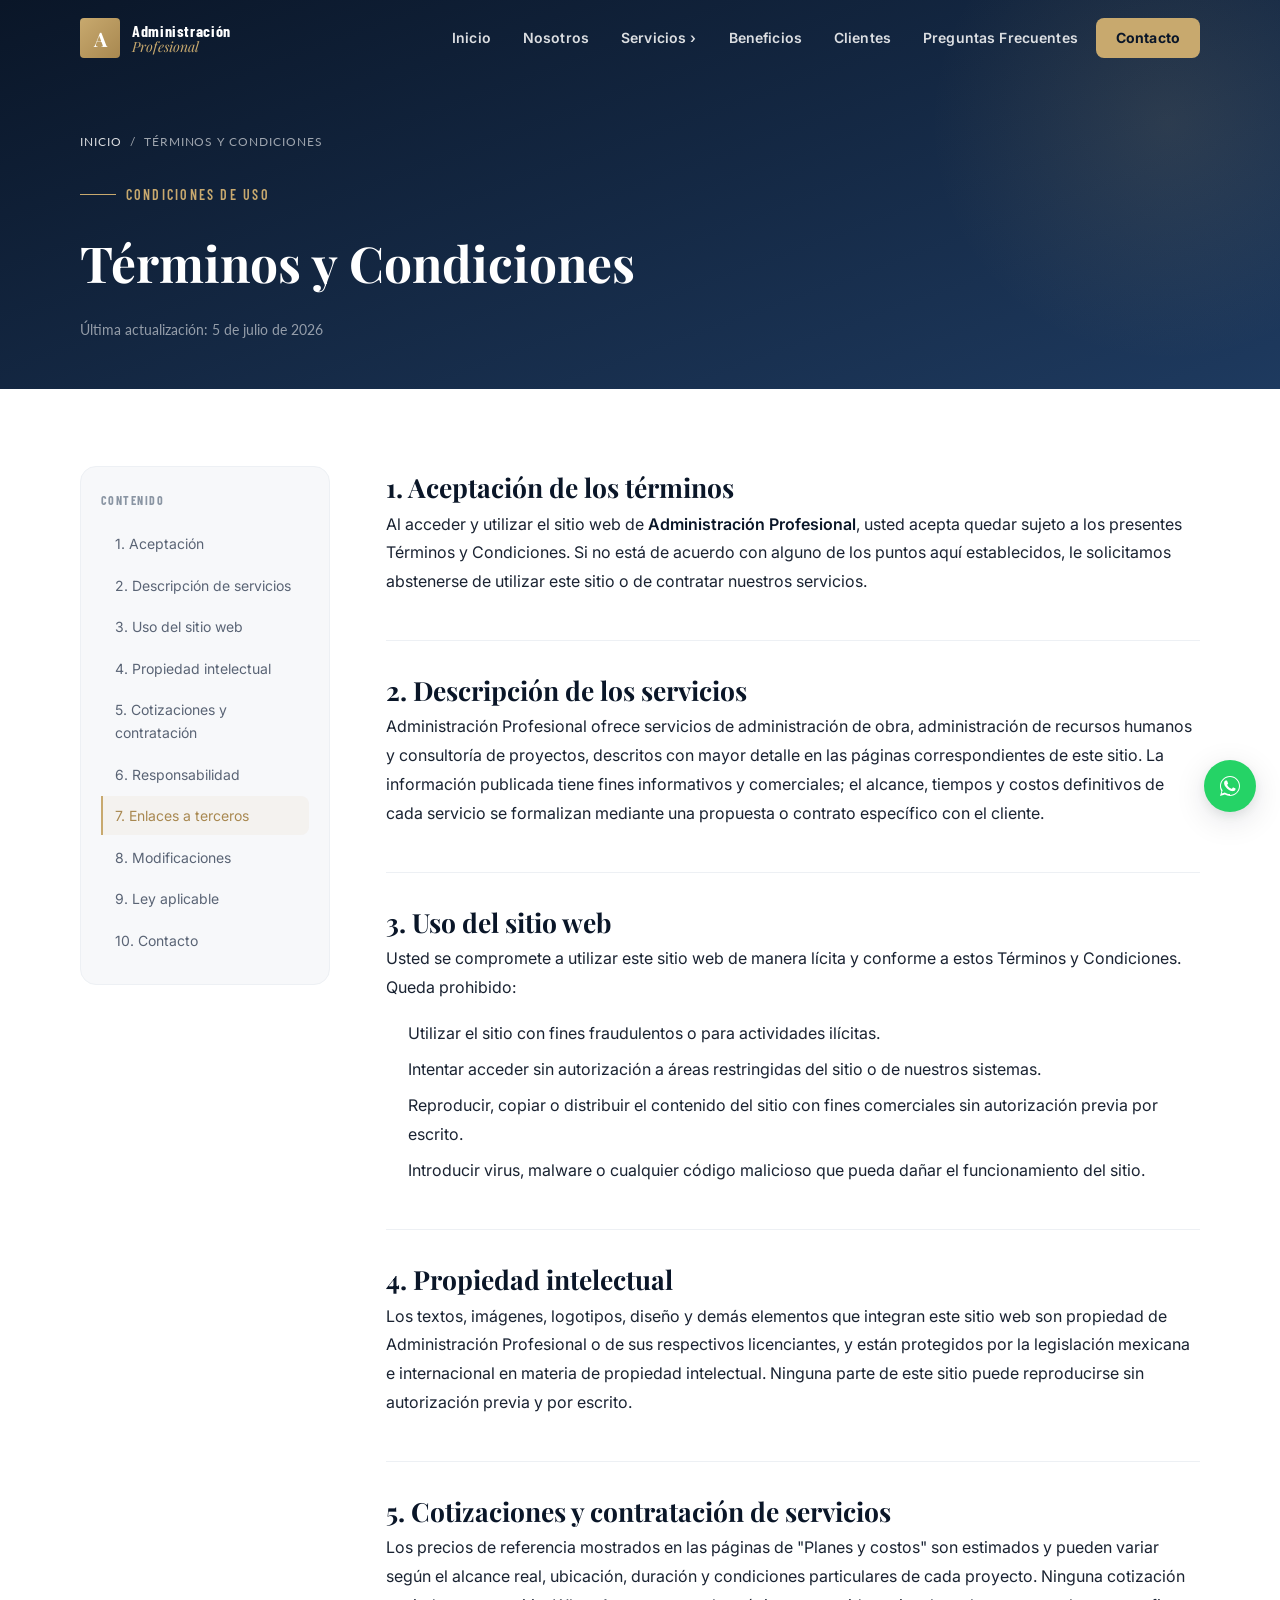
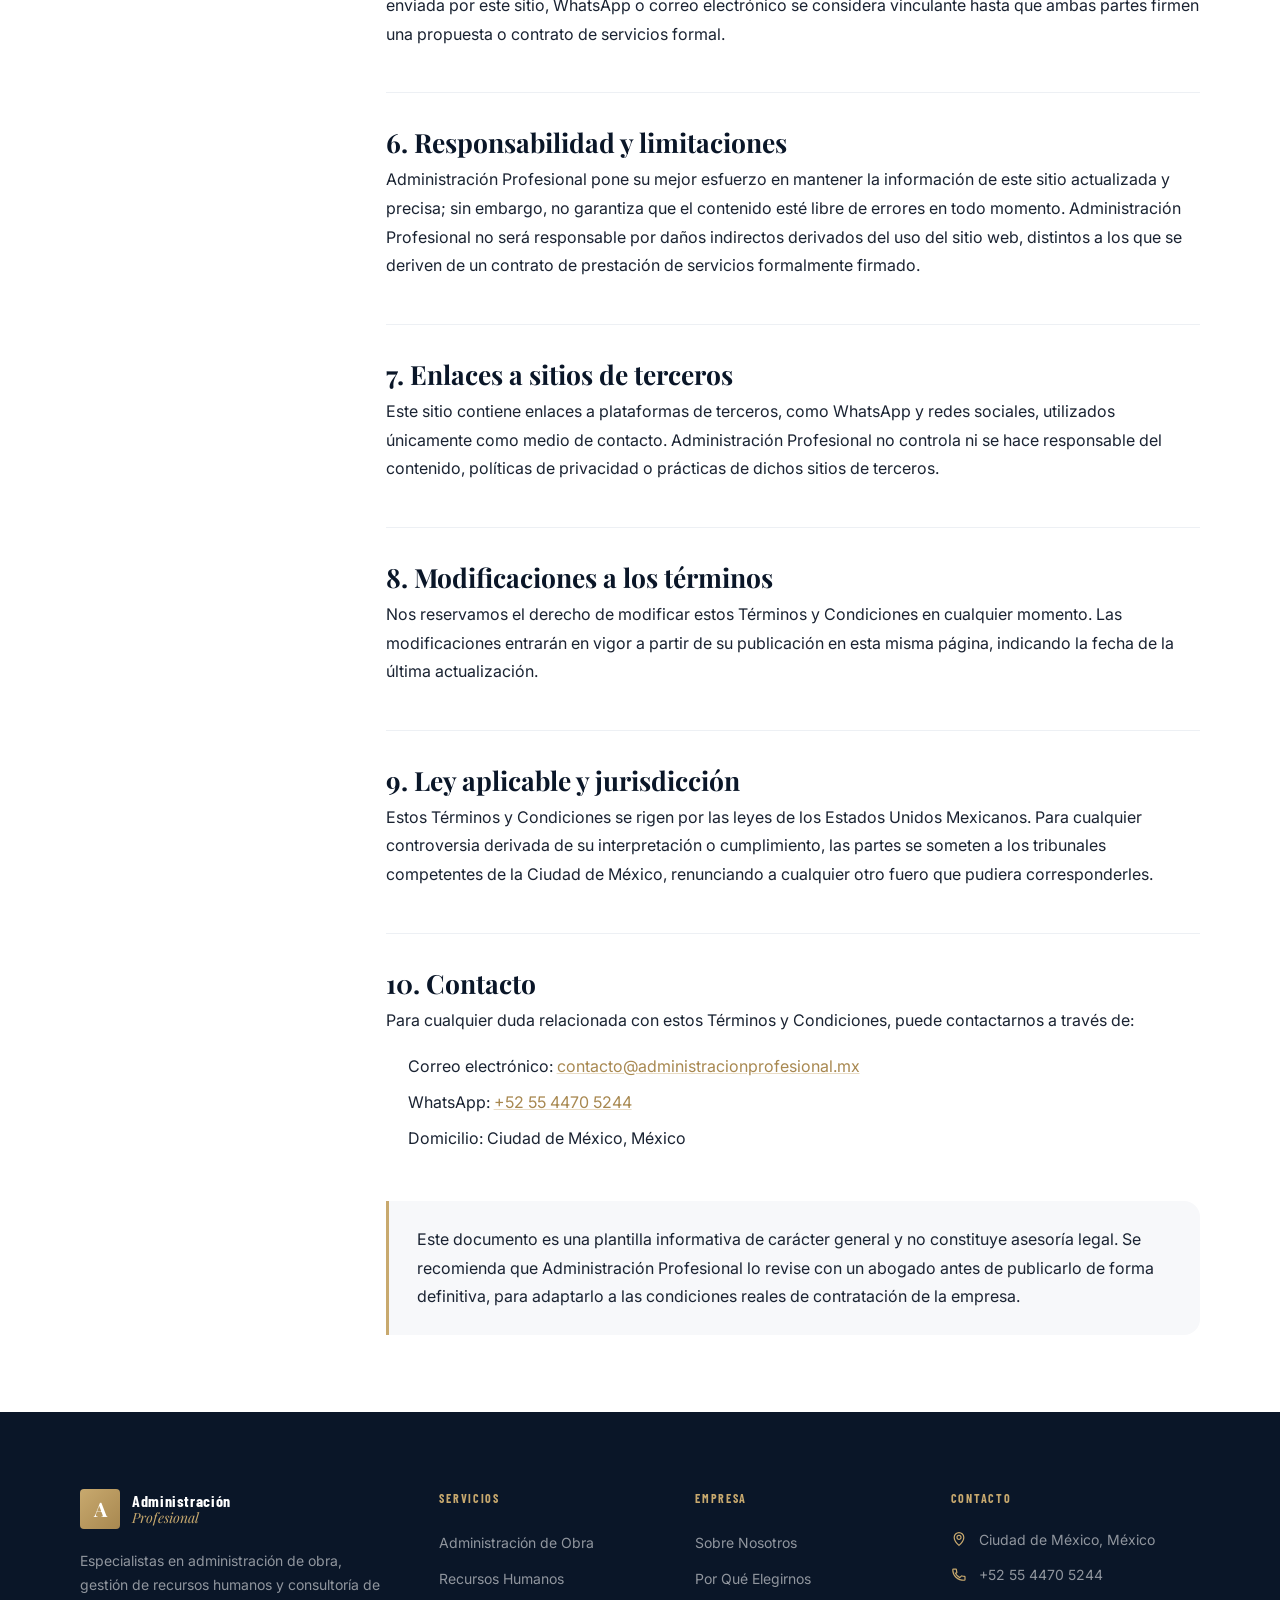
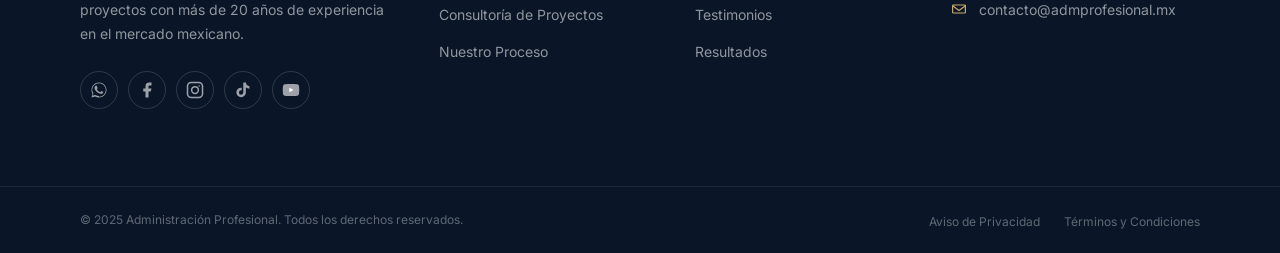
<file: terminos-y-condiciones.html>
<!DOCTYPE html>
<html lang="es">
<head>
  <meta charset="UTF-8" />
  <meta name="viewport" content="width=device-width, initial-scale=1.0" />
  <meta name="description" content="Términos y Condiciones de uso del sitio web y los servicios de Administración Profesional." />
  <meta name="robots" content="noindex, follow" />
  <title>Términos y Condiciones | Administración Profesional</title>
  <link rel="icon" type="image/svg+xml" href="data:image/svg+xml,<svg xmlns='http://www.w3.org/2000/svg' viewBox='0 0 32 32'><rect width='32' height='32' rx='4' fill='%230A1628'/><text y='24' x='4' font-size='22' fill='%23C8A96E'>A</text></svg>" />
  <link rel="preconnect" href="https://fonts.googleapis.com" />
  <link rel="preconnect" href="https://fonts.gstatic.com" crossorigin />
  <link href="https://fonts.googleapis.com/css2?family=Playfair+Display:ital,wght@0,400;0,600;0,700;1,400&family=Inter:wght@300;400;500;600&family=Barlow+Condensed:wght@400;500;600;700&family=Lato:wght@300;400;700&display=swap" rel="stylesheet" />
  <link rel="stylesheet" href="style.css" />
</head>
<body>

  <!-- Pantalla de carga / transición entre páginas -->
  <div id="page-loader" class="page-loader" aria-hidden="true">
    <div class="loader-inner">
      <div class="loader-badge"><span class="loader-mark">A</span></div>
      <p class="loader-text"><strong>Administración Profesional</strong>Cargando</p>
      <div class="loader-bar"><span></span></div>
    </div>
  </div>
  <noscript><style>#page-loader{display:none!important;}</style></noscript>

  <!-- Barra de progreso de scroll -->
  <div id="scroll-progress" aria-hidden="true"></div>

  <!-- ===== HEADER ===== -->
  <header id="header" role="banner">
    <div class="header-inner">
      <a href="index.html#inicio" class="logo" aria-label="Ir al inicio">
        <span class="logo-mark">A</span>
        <span class="logo-text">
          <strong>Administración</strong>
          <em>Profesional</em>
        </span>
      </a>

      <nav id="main-nav-desktop" role="navigation" aria-label="Menú principal" class="nav-desktop">
        <ul class="nav-list">
          <li><a href="index.html#inicio" class="nav-link">Inicio</a></li>
          <li><a href="index.html#nosotros" class="nav-link">Nosotros</a></li>
          <li class="has-submenu">
            <a href="index.html#servicios" class="nav-link">Servicios <span class="chevron">›</span></a>
            <ul class="submenu" role="menu">
              <li><a href="administracion-de-obra.html" role="menuitem">Administración de Obra</a></li>
              <li><a href="administracion-rrhh.html" role="menuitem">Recursos Humanos</a></li>
              <li><a href="consultoria-de-proyectos.html" role="menuitem">Consultoría de Proyectos</a></li>
            </ul>
          </li>
          <li><a href="index.html#beneficios" class="nav-link">Beneficios</a></li>
          <li><a href="index.html#clientes" class="nav-link">Clientes</a></li>
          <li><a href="index.html#faq" class="nav-link">Preguntas Frecuentes</a></li>
          <li><a href="index.html#contacto" class="nav-link nav-cta">Contacto</a></li>
        </ul>
      </nav>

      <button class="hamburger" id="hamburger" aria-label="Abrir menú" aria-expanded="false" aria-controls="main-nav-mobile">
        <span></span><span></span><span></span>
      </button>
    </div>
  </header>

  <div id="main-nav-mobile" class="mobile-nav" aria-hidden="true" role="dialog" aria-label="Menú de navegación">
    <nav>
      <ul class="mobile-nav-list">
        <li><a href="index.html#inicio">Inicio</a></li>
        <li><a href="index.html#nosotros">Nosotros</a></li>
        <li><a href="administracion-de-obra.html">Administración de Obra</a></li>
        <li><a href="administracion-rrhh.html">Recursos Humanos</a></li>
        <li><a href="consultoria-de-proyectos.html">Consultoría de Proyectos</a></li>
        <li><a href="index.html#beneficios">Beneficios</a></li>
        <li><a href="index.html#clientes">Clientes</a></li>
        <li><a href="index.html#faq">Preguntas Frecuentes</a></li>
        <li class="mobile-nav-cta"><a href="index.html#contacto">Contacto</a></li>
      </ul>
    </nav>
  </div>
  <div class="nav-overlay" id="nav-overlay" aria-hidden="true"></div>

  <!-- ===== ENCABEZADO LEGAL ===== -->
  <header class="legal-header">
    <div class="legal-header-inner">
      <p class="mini-hero-crumb">
        <a href="index.html">Inicio</a> <span aria-hidden="true">/</span> <span>Términos y Condiciones</span>
      </p>
      <span class="legal-eyebrow">Condiciones de uso</span>
      <h1>Términos y Condiciones</h1>
      <p class="legal-updated">Última actualización: 5 de julio de 2026</p>
    </div>
  </header>

  <!-- ===== CONTENIDO ===== -->
  <section class="legal-body">
    <div class="container">
      <div class="legal-layout">

        <aside class="legal-toc" aria-label="Contenido del documento">
          <span class="legal-toc-label">Contenido</span>
          <ul>
            <li><a href="#aceptacion">1. Aceptación</a></li>
            <li><a href="#servicios">2. Descripción de servicios</a></li>
            <li><a href="#uso-sitio">3. Uso del sitio web</a></li>
            <li><a href="#propiedad">4. Propiedad intelectual</a></li>
            <li><a href="#cotizaciones">5. Cotizaciones y contratación</a></li>
            <li><a href="#responsabilidad">6. Responsabilidad</a></li>
            <li><a href="#enlaces">7. Enlaces a terceros</a></li>
            <li><a href="#modificaciones">8. Modificaciones</a></li>
            <li><a href="#ley">9. Ley aplicable</a></li>
            <li><a href="#contacto-terminos">10. Contacto</a></li>
          </ul>
        </aside>

        <article class="legal-article">

          <h2 id="aceptacion">1. Aceptación de los términos</h2>
          <p>Al acceder y utilizar el sitio web de <strong>Administración Profesional</strong>, usted acepta quedar sujeto a los presentes Términos y Condiciones. Si no está de acuerdo con alguno de los puntos aquí establecidos, le solicitamos abstenerse de utilizar este sitio o de contratar nuestros servicios.</p>

          <h2 id="servicios">2. Descripción de los servicios</h2>
          <p>Administración Profesional ofrece servicios de administración de obra, administración de recursos humanos y consultoría de proyectos, descritos con mayor detalle en las páginas correspondientes de este sitio. La información publicada tiene fines informativos y comerciales; el alcance, tiempos y costos definitivos de cada servicio se formalizan mediante una propuesta o contrato específico con el cliente.</p>

          <h2 id="uso-sitio">3. Uso del sitio web</h2>
          <p>Usted se compromete a utilizar este sitio web de manera lícita y conforme a estos Términos y Condiciones. Queda prohibido:</p>
          <ul>
            <li>Utilizar el sitio con fines fraudulentos o para actividades ilícitas.</li>
            <li>Intentar acceder sin autorización a áreas restringidas del sitio o de nuestros sistemas.</li>
            <li>Reproducir, copiar o distribuir el contenido del sitio con fines comerciales sin autorización previa por escrito.</li>
            <li>Introducir virus, malware o cualquier código malicioso que pueda dañar el funcionamiento del sitio.</li>
          </ul>

          <h2 id="propiedad">4. Propiedad intelectual</h2>
          <p>Los textos, imágenes, logotipos, diseño y demás elementos que integran este sitio web son propiedad de Administración Profesional o de sus respectivos licenciantes, y están protegidos por la legislación mexicana e internacional en materia de propiedad intelectual. Ninguna parte de este sitio puede reproducirse sin autorización previa y por escrito.</p>

          <h2 id="cotizaciones">5. Cotizaciones y contratación de servicios</h2>
          <p>Los precios de referencia mostrados en las páginas de "Planes y costos" son estimados y pueden variar según el alcance real, ubicación, duración y condiciones particulares de cada proyecto. Ninguna cotización enviada por este sitio, WhatsApp o correo electrónico se considera vinculante hasta que ambas partes firmen una propuesta o contrato de servicios formal.</p>

          <h2 id="responsabilidad">6. Responsabilidad y limitaciones</h2>
          <p>Administración Profesional pone su mejor esfuerzo en mantener la información de este sitio actualizada y precisa; sin embargo, no garantiza que el contenido esté libre de errores en todo momento. Administración Profesional no será responsable por daños indirectos derivados del uso del sitio web, distintos a los que se deriven de un contrato de prestación de servicios formalmente firmado.</p>

          <h2 id="enlaces">7. Enlaces a sitios de terceros</h2>
          <p>Este sitio contiene enlaces a plataformas de terceros, como WhatsApp y redes sociales, utilizados únicamente como medio de contacto. Administración Profesional no controla ni se hace responsable del contenido, políticas de privacidad o prácticas de dichos sitios de terceros.</p>

          <h2 id="modificaciones">8. Modificaciones a los términos</h2>
          <p>Nos reservamos el derecho de modificar estos Términos y Condiciones en cualquier momento. Las modificaciones entrarán en vigor a partir de su publicación en esta misma página, indicando la fecha de la última actualización.</p>

          <h2 id="ley">9. Ley aplicable y jurisdicción</h2>
          <p>Estos Términos y Condiciones se rigen por las leyes de los Estados Unidos Mexicanos. Para cualquier controversia derivada de su interpretación o cumplimiento, las partes se someten a los tribunales competentes de la Ciudad de México, renunciando a cualquier otro fuero que pudiera corresponderles.</p>

          <h2 id="contacto-terminos">10. Contacto</h2>
          <p>Para cualquier duda relacionada con estos Términos y Condiciones, puede contactarnos a través de:</p>
          <ul>
            <li>Correo electrónico: <a href="mailto:contacto@administracionprofesional.mx">contacto@administracionprofesional.mx</a></li>
            <li>WhatsApp: <a href="https://wa.me/5215544705244" target="_blank" rel="noopener noreferrer">+52 55 4470 5244</a></li>
            <li>Domicilio: Ciudad de México, México</li>
          </ul>

          <div class="legal-note">
            <p>Este documento es una plantilla informativa de carácter general y no constituye asesoría legal. Se recomienda que Administración Profesional lo revise con un abogado antes de publicarlo de forma definitiva, para adaptarlo a las condiciones reales de contratación de la empresa.</p>
          </div>

        </article>
      </div>
    </div>
  </section>

  <!-- ===== FOOTER ===== -->
  <footer class="footer" role="contentinfo">
    <div class="footer-main">
      <div class="container">
        <div class="footer-grid">

          <div class="footer-col footer-brand">
            <a href="index.html#inicio" class="logo logo-light" aria-label="Ir al inicio">
              <span class="logo-mark">A</span>
              <span class="logo-text">
                <strong>Administración</strong>
                <em>Profesional</em>
              </span>
            </a>
            <p>Especialistas en administración de obra, gestión de recursos humanos y consultoría de proyectos con más de 20 años de experiencia en el mercado mexicano.</p>
            <div class="footer-social" aria-label="Redes sociales">
              <a href="https://wa.me/5215544705244" target="_blank" rel="noopener noreferrer" aria-label="WhatsApp">
                <svg viewBox="0 0 24 24" fill="currentColor"><path d="M17.5 14.4c-.3-.1-1.7-.8-1.9-.9-.3-.1-.5-.1-.7.1-.2.3-.7.9-.9 1.1-.2.2-.3.2-.6.1-.3-.1-1.3-.5-2.4-1.5-.9-.8-1.5-1.8-1.7-2.1-.2-.3 0-.5.1-.6l.4-.5c.1-.2.2-.3.3-.5.1-.2 0-.4 0-.5-.1-.1-.7-1.6-.9-2.2-.2-.6-.5-.5-.7-.5h-.6c-.2 0-.5.1-.8.4-.3.3-1 1-1 2.4 0 1.4 1 2.8 1.1 3 .1.2 2 3 4.8 4.2.7.3 1.2.5 1.6.6.7.2 1.3.2 1.8.1.6-.1 1.7-.7 2-1.4.2-.6.2-1.2.1-1.3z"/><path d="M12 2C6.5 2 2 6.5 2 12c0 1.9.5 3.7 1.4 5.2L2 22l4.9-1.4C8.3 21.5 10.1 22 12 22c5.5 0 10-4.5 10-10S17.5 2 12 2zm0 18c-1.7 0-3.4-.5-4.8-1.3l-.3-.2-3.2.9.9-3.1-.2-.3C3.5 14.8 3 13.4 3 12c0-5 4-9 9-9s9 4 9 9-4 9-9 9z"/></svg>
              </a>
              <a href="https://facebook.com" target="_blank" rel="noopener noreferrer" aria-label="Facebook">
                <svg viewBox="0 0 24 24" fill="currentColor"><path d="M18 2h-3a5 5 0 00-5 5v3H7v4h3v8h4v-8h3l1-4h-4V7a1 1 0 011-1h3z"/></svg>
              </a>
              <a href="https://instagram.com" target="_blank" rel="noopener noreferrer" aria-label="Instagram">
                <svg viewBox="0 0 24 24" fill="none" stroke="currentColor" stroke-width="2" stroke-linecap="round" stroke-linejoin="round"><rect x="2" y="2" width="20" height="20" rx="5"/><circle cx="12" cy="12" r="4.5"/><circle cx="17.5" cy="6.5" r="1" fill="currentColor" stroke="none"/></svg>
              </a>
              <a href="https://tiktok.com" target="_blank" rel="noopener noreferrer" aria-label="TikTok">
                <svg viewBox="0 0 24 24" fill="currentColor"><path d="M19.59 6.69a4.83 4.83 0 01-3.77-4.25V2h-3.45v13.67a2.89 2.89 0 01-2.88 2.5 2.89 2.89 0 01-2.89-2.89 2.89 2.89 0 012.89-2.89c.28 0 .54.04.79.1V9.01a6.33 6.33 0 00-.79-.05 6.34 6.34 0 00-6.34 6.34 6.34 6.34 0 006.34 6.34 6.34 6.34 0 006.33-6.34V8.83a8.18 8.18 0 004.79 1.53V6.89a4.85 4.85 0 01-1.02-.2z"/></svg>
              </a>
              <a href="https://youtube.com" target="_blank" rel="noopener noreferrer" aria-label="YouTube">
                <svg viewBox="0 0 24 24" fill="currentColor"><path d="M22.54 6.42a2.78 2.78 0 00-1.95-1.96C18.88 4 12 4 12 4s-6.88 0-8.59.46a2.78 2.78 0 00-1.95 1.96A29 29 0 001 12a29 29 0 00.46 5.58 2.78 2.78 0 001.95 1.96C5.12 20 12 20 12 20s6.88 0 8.59-.46a2.78 2.78 0 001.95-1.96A29 29 0 0023 12a29 29 0 00-.46-5.58z"/><polygon points="9.75 15.02 15.5 12 9.75 8.98 9.75 15.02" fill="white"/></svg>
              </a>
            </div>
          </div>

          <div class="footer-col">
            <h4 class="footer-heading">Servicios</h4>
            <ul class="footer-links">
              <li><a href="administracion-de-obra.html">Administración de Obra</a></li>
              <li><a href="administracion-rrhh.html">Recursos Humanos</a></li>
              <li><a href="consultoria-de-proyectos.html">Consultoría de Proyectos</a></li>
              <li><a href="index.html#proceso">Nuestro Proceso</a></li>
            </ul>
          </div>

          <div class="footer-col">
            <h4 class="footer-heading">Empresa</h4>
            <ul class="footer-links">
              <li><a href="index.html#nosotros">Sobre Nosotros</a></li>
              <li><a href="index.html#beneficios">Por Qué Elegirnos</a></li>
              <li><a href="index.html#clientes">Testimonios</a></li>
              <li><a href="index.html#estadisticas">Resultados</a></li>
            </ul>
          </div>

          <div class="footer-col">
            <h4 class="footer-heading">Contacto</h4>
            <ul class="footer-contact">
              <li>
                <svg viewBox="0 0 20 20" fill="none" aria-hidden="true"><path d="M10 10.5a2.5 2.5 0 100-5 2.5 2.5 0 000 5z" stroke="currentColor" stroke-width="1.5"/><path d="M10 2C6.7 2 4 4.7 4 8c0 4.4 6 10 6 10s6-5.6 6-10c0-3.3-2.7-6-6-6z" stroke="currentColor" stroke-width="1.5"/></svg>
                Ciudad de México, México
              </li>
              <li>
                <svg viewBox="0 0 20 20" fill="none" aria-hidden="true"><path d="M5.5 9c1.2 2.3 3.2 4.3 5.5 5.5l1.8-1.8c.3-.3.6-.3.9-.2.9.3 1.9.5 3 .5.5 0 .8.4.8.8V17c0 .5-.4.8-.8.8C8 17.8 2.2 12 2.2 4.8c0-.5.3-.8.8-.8H6c.5 0 .8.3.8.8 0 1.1.2 2.1.5 3 .1.3 0 .6-.2.8L5.5 9z" stroke="currentColor" stroke-width="1.5"/></svg>
                +52 55 4470 5244
              </li>
              <li>
                <svg viewBox="0 0 20 20" fill="none" aria-hidden="true"><path d="M3 5h14a1 1 0 011 1v8a1 1 0 01-1 1H3a1 1 0 01-1-1V6a1 1 0 011-1z" stroke="currentColor" stroke-width="1.5"/><path d="M2 6l8 6 8-6" stroke="currentColor" stroke-width="1.5"/></svg>
                contacto@admprofesional.mx
              </li>
            </ul>
          </div>

        </div>
      </div>
    </div>
    <div class="footer-bottom">
      <div class="container">
        <p>&copy; 2025 Administración Profesional. Todos los derechos reservados.</p>
        <ul class="footer-legal">
          <li><a href="aviso-de-privacidad.html">Aviso de Privacidad</a></li>
          <li><a href="terminos-y-condiciones.html">Términos y Condiciones</a></li>
        </ul>
      </div>
    </div>
  </footer>

  <!-- ===== BOTONES FLOTANTES ===== -->
  <a href="https://wa.me/5215544705244" class="fab fab-whatsapp" target="_blank" rel="noopener noreferrer" aria-label="Contactar por WhatsApp">
    <svg viewBox="0 0 24 24" fill="currentColor" aria-hidden="true"><path d="M17.5 14.4c-.3-.1-1.7-.8-1.9-.9-.3-.1-.5-.1-.7.1-.2.3-.7.9-.9 1.1-.2.2-.3.2-.6.1-.3-.1-1.3-.5-2.4-1.5-.9-.8-1.5-1.8-1.7-2.1-.2-.3 0-.5.1-.6l.4-.5c.1-.2.2-.3.3-.5.1-.2 0-.4 0-.5-.1-.1-.7-1.6-.9-2.2-.2-.6-.5-.5-.7-.5h-.6c-.2 0-.5.1-.8.4-.3.3-1 1-1 2.4 0 1.4 1 2.8 1.1 3 .1.2 2 3 4.8 4.2.7.3 1.2.5 1.6.6.7.2 1.3.2 1.8.1.6-.1 1.7-.7 2-1.4.2-.6.2-1.2.1-1.3z"/><path d="M12 2C6.5 2 2 6.5 2 12c0 1.9.5 3.7 1.4 5.2L2 22l4.9-1.4C8.3 21.5 10.1 22 12 22c5.5 0 10-4.5 10-10S17.5 2 12 2zm0 18c-1.7 0-3.4-.5-4.8-1.3l-.3-.2-3.2.9.9-3.1-.2-.3C3.5 14.8 3 13.4 3 12c0-5 4-9 9-9s9 4 9 9-4 9-9 9z"/></svg>
  </a>
  <button class="fab fab-top" id="back-to-top" aria-label="Volver al inicio">
    <svg viewBox="0 0 24 24" fill="none" aria-hidden="true"><path d="M18 15l-6-6-6 6" stroke="currentColor" stroke-width="2" stroke-linecap="round" stroke-linejoin="round"/></svg>
  </button>

  <script src="script.js" defer></script>
  <script>
    (function () {
      var links = document.querySelectorAll('.legal-toc a');
      var sections = Array.from(links).map(function (a) {
        return document.querySelector(a.getAttribute('href'));
      }).filter(Boolean);
      if (!sections.length) return;
      var obs = new IntersectionObserver(function (entries) {
        entries.forEach(function (entry) {
          if (entry.isIntersecting) {
            links.forEach(function (a) {
              a.classList.toggle('active', a.getAttribute('href') === '#' + entry.target.id);
            });
          }
        });
      }, { rootMargin: '-20% 0px -70% 0px' });
      sections.forEach(function (s) { obs.observe(s); });
    })();
  </script>
</body>
</html>
</file>
<file: style.css>
/* =============================================
   SISTEMA DE DISEÑO — Variables CSS
   ============================================= */
:root {
  --navy:        #0A1628;
  --navy-mid:    #1E3A5F;
  --blue:        #2C5F8F;
  --blue-light:  #4A90D9;
  --copper:      #C8A96E;
  --copper-dark: #A88850;
  --white:       #FFFFFF;
  --off-white:   #F7F8FA;
  --gray-100:    #EDF0F4;
  --gray-200:    #D0D6DF;
  --gray-400:    #8A95A3;
  --gray-600:    #5A6475;
  --gray-800:    #2D3748;
  --text:        #1A2332;

  --font-display: 'Playfair Display', Georgia, serif;
  --font-body:    'Inter', system-ui, sans-serif;
  --font-label:   'Barlow Condensed', 'Inter', sans-serif;
  --font-ui:      'Lato', 'Inter', sans-serif;

  --text-xs:   0.75rem;
  --text-sm:   0.875rem;
  --text-base: 1rem;
  --text-lg:   1.125rem;
  --text-xl:   1.25rem;
  --text-2xl:  1.5rem;
  --text-3xl:  1.875rem;
  --text-4xl:  2.25rem;
  --text-5xl:  3rem;
  --text-6xl:  3.75rem;

  --space-xs:  0.5rem;
  --space-sm:  1rem;
  --space-md:  1.5rem;
  --space-lg:  2rem;
  --space-xl:  3rem;
  --space-2xl: 5rem;
  --space-3xl: 8rem;

  --radius-sm: 4px;
  --radius:    8px;
  --radius-lg: 16px;
  --radius-xl: 24px;

  --shadow-sm:     0 1px 3px rgba(10,22,40,0.08), 0 1px 2px rgba(10,22,40,0.06);
  --shadow:        0 4px 16px rgba(10,22,40,0.10), 0 2px 6px rgba(10,22,40,0.07);
  --shadow-md:     0 8px 32px rgba(10,22,40,0.12), 0 4px 12px rgba(10,22,40,0.08);
  --shadow-lg:     0 20px 60px rgba(10,22,40,0.15), 0 8px 24px rgba(10,22,40,0.10);
  --shadow-copper: 0 8px 32px rgba(200,169,110,0.25);

  --ease:     cubic-bezier(0.4, 0, 0.2, 1);
  --ease-out: cubic-bezier(0, 0, 0.2, 1);
  --dur-fast: 150ms;
  --dur-base: 300ms;
  --dur-slow: 500ms;

  --container: 1200px;
  --header-h:  76px;
}

/* =============================================
   RESET & BASE
   ============================================= */
*, *::before, *::after { box-sizing: border-box; margin: 0; padding: 0; }

html {
  scroll-behavior: smooth;
  scroll-padding-top: var(--header-h);
  font-size: 16px;
  -webkit-text-size-adjust: 100%;
  overflow-x: hidden;
}

body {
  font-family: var(--font-body);
  font-size: var(--text-base);
  line-height: 1.65;
  color: var(--text);
  background: var(--white);
  overflow-x: hidden;
  width: 100%;
  max-width: 100vw;
}

img { display: block; max-width: 100%; height: auto; }
a   { color: inherit; text-decoration: none; }
ul  { list-style: none; }
button { cursor: pointer; border: none; background: none; font-family: inherit; }

:focus-visible { outline: 2px solid var(--copper); outline-offset: 3px; }

@media (prefers-reduced-motion: reduce) {
  *, *::before, *::after { animation-duration: 0.01ms !important; transition-duration: 0.01ms !important; }
  html { scroll-behavior: auto; }
}

/* =============================================
   BARRA DE PROGRESO
   ============================================= */
#scroll-progress {
  position: fixed;
  top: 0; left: 0;
  height: 3px;
  width: 0%;
  background: linear-gradient(90deg, var(--copper-dark) 0%, var(--copper) 60%, #E8C97E 100%);
  z-index: 10001;
  transition: width 0.1s linear;
  box-shadow: 0 0 8px rgba(200,169,110,0.5);
}

/* =============================================
   CONTENEDOR
   ============================================= */
.container {
  width: 100%;
  max-width: var(--container);
  margin-inline: auto;
  padding-inline: clamp(1rem, 4vw, 2.5rem);
}

/* =============================================
   SECCIONES — BASE
   ============================================= */
.section {
  padding-block: clamp(var(--space-xl), 8vw, var(--space-3xl));
}

.section-header {
  text-align: center;
  max-width: 640px;
  margin-inline: auto;
  margin-bottom: clamp(2.5rem, 5vw, 4rem);
}

.section-eyebrow {
  display: inline-block;
  font-family: var(--font-label);
  font-size: var(--text-xs);
  font-weight: 700;
  letter-spacing: 0.18em;
  text-transform: uppercase;
  color: var(--copper);
  margin-bottom: var(--space-sm);
  position: relative;
  padding-inline: 1rem;
}
.section-eyebrow::before,
.section-eyebrow::after {
  content: '';
  position: absolute;
  top: 50%;
  width: 2rem;
  height: 1px;
  background: var(--copper);
  opacity: 0.5;
}
.section-eyebrow::before { right: 100%; margin-right: -1rem; }
.section-eyebrow::after  { left: 100%;  margin-left: -1rem; }

.section-title {
  font-family: var(--font-display);
  font-size: clamp(var(--text-3xl), 4vw, var(--text-5xl));
  font-weight: 700;
  line-height: 1.15;
  color: var(--navy);
  margin-bottom: var(--space-sm);
}
.section-title em { font-style: italic; color: var(--blue); }

.section-subtitle {
  font-size: var(--text-lg);
  color: var(--gray-600);
  line-height: 1.6;
}

/* =============================================
   HEADER
   ============================================= */
#header {
  position: fixed;
  top: 0; left: 0; right: 0;
  z-index: 10000;
  height: var(--header-h);
  transition: background var(--dur-base) var(--ease),
              box-shadow var(--dur-base) var(--ease),
              backdrop-filter var(--dur-base) var(--ease);
}

#header.scrolled {
  background: rgba(10, 22, 40, 0.96);
  backdrop-filter: blur(12px);
  -webkit-backdrop-filter: blur(12px);
  box-shadow: 0 1px 0 rgba(200,169,110,0.2), var(--shadow-md);
}

.header-inner {
  display: flex;
  align-items: center;
  justify-content: space-between;
  height: var(--header-h);
  max-width: var(--container);
  margin-inline: auto;
  padding-inline: clamp(1rem, 4vw, 2.5rem);
}

/* Logo */
.logo {
  display: flex;
  align-items: center;
  gap: 0.75rem;
  color: var(--white);
  flex-shrink: 0;
  z-index: 1002;
  position: relative;
}

.logo-mark {
  width: 40px; height: 40px;
  background: linear-gradient(135deg, var(--copper) 0%, var(--copper-dark) 100%);
  border-radius: var(--radius-sm);
  display: grid;
  place-items: center;
  font-family: var(--font-display);
  font-size: 1.25rem;
  font-weight: 700;
  color: var(--white);
  flex-shrink: 0;
}

.logo-text { display: flex; flex-direction: column; line-height: 1.1; }
.logo-text strong {
  font-family: var(--font-label);
  font-size: var(--text-base);
  font-weight: 700;
  letter-spacing: 0.04em;
  color: var(--white);
}
.logo-text em {
  font-family: var(--font-display);
  font-style: italic;
  font-size: var(--text-sm);
  color: var(--copper);
  font-weight: 400;
}

/* ─────────────────────────────────────────────
   NAV DESKTOP: dentro del header, flex row normal.
   NAV MÓVIL:   drawer lateral fuera del header.
   ───────────────────────────────────────────── */

/* DESKTOP: .nav-desktop es un flex row dentro del header */
.nav-desktop {
  display: flex;
  align-items: center;
}

.nav-list {
  display: flex;
  align-items: center;
  gap: 0.25rem;
  pointer-events: auto;
}

.nav-list li { pointer-events: auto; }

.nav-link {
  font-family: var(--font-body);
  font-size: var(--text-sm);
  font-weight: 600;
  letter-spacing: 0.01em;
  color: rgba(255,255,255,0.85);
  padding: 0.5rem 0.875rem;
  border-radius: var(--radius-sm);
  transition: color var(--dur-fast), background var(--dur-fast);
  position: relative;
  white-space: nowrap;
  display: block;
  pointer-events: auto;
}
.nav-link::after {
  content: '';
  position: absolute;
  bottom: 4px;
  left: 0.875rem; right: 0.875rem;
  height: 1px;
  background: var(--copper);
  transform: scaleX(0);
  transform-origin: left;
  transition: transform var(--dur-base) var(--ease);
}
.nav-link:hover,
.nav-link.active { color: var(--white); background: rgba(255,255,255,0.06); }
.nav-link:hover::after,
.nav-link.active::after { transform: scaleX(1); }

.nav-link.nav-cta {
  background: var(--copper);
  color: var(--navy);
  font-weight: 700;
  padding: 0.5rem 1.25rem;
  border-radius: var(--radius);
  transition: background var(--dur-fast), box-shadow var(--dur-fast), transform var(--dur-fast);
}
.nav-link.nav-cta::after { display: none; }
.nav-link.nav-cta:hover {
  background: var(--copper-dark);
  box-shadow: var(--shadow-copper);
  transform: translateY(-1px);
}

/* Submenú desktop */
.has-submenu { position: relative; }
.submenu {
  position: absolute;
  top: calc(100% + 8px);
  left: 0;
  min-width: 220px;
  background: var(--navy);
  border: 1px solid rgba(200,169,110,0.2);
  border-radius: var(--radius);
  padding: 0.5rem 0;
  box-shadow: var(--shadow-lg);
  opacity: 0;
  visibility: hidden;
  transform: translateY(-8px);
  transition: all var(--dur-base) var(--ease);
  z-index: 10;
}
.has-submenu:hover .submenu,
.has-submenu:focus-within .submenu { opacity: 1; visibility: visible; transform: translateY(0); }
.submenu li a {
  display: block;
  padding: 0.625rem 1.25rem;
  font-family: var(--font-body);
  font-size: var(--text-sm);
  font-weight: 500;
  color: rgba(255,255,255,0.8);
  transition: color var(--dur-fast), padding-left var(--dur-fast);
}
.submenu li a:hover { color: var(--copper); padding-left: 1.5rem; }
.chevron { font-style: normal; display: inline-block; transition: transform var(--dur-base); }
.has-submenu:hover .chevron { transform: rotate(90deg); }

/* ─── Hamburguesa ─── */
.hamburger {
  display: none;
  flex-direction: column;
  justify-content: center;
  align-items: center;
  width: 44px;
  height: 44px;
  padding: 10px;
  z-index: 10000;
  position: relative;
  flex-shrink: 0;
  pointer-events: auto;
  touch-action: manipulation;
}
.hamburger span {
  display: block;
  width: 22px;
  height: 2px;
  background: var(--white);
  border-radius: 2px;
  transition: transform var(--dur-base) var(--ease), opacity var(--dur-base) var(--ease);
  transform-origin: center;
}
.hamburger span:not(:last-child) {
  margin-bottom: 5px;
}
.hamburger.open span:nth-child(1) { transform: translateY(7px) rotate(45deg); }
.hamburger.open span:nth-child(2) { opacity: 0; transform: scaleX(0); }
.hamburger.open span:nth-child(3) { transform: translateY(-7px) rotate(-45deg); }

/* ─── Overlay móvil ─── */
.nav-overlay {
  display: none;
  position: fixed;
  inset: 0;
  background: rgba(10,22,40,0.75);
  z-index: 1400;
  opacity: 0;
  pointer-events: none; /* invisible = no debe interceptar toques */
  transition: opacity var(--dur-base) var(--ease);
  backdrop-filter: blur(4px);
  -webkit-backdrop-filter: blur(4px);
}
.nav-overlay.visible {
  opacity: 1;
  pointer-events: auto; /* solo intercepta toques cuando el menú está abierto */
}

/* Drawer móvil: siempre oculto salvo en breakpoint móvil */
#main-nav-mobile {
  display: none;
}


/* =============================================
   BOTONES
   ============================================= */
.btn {
  display: inline-flex;
  align-items: center;
  gap: 0.5rem;
  font-family: var(--font-ui);
  font-size: var(--text-sm);
  font-weight: 700;
  letter-spacing: 0.06em;
  text-transform: uppercase;
  padding: 0.875rem 2rem;
  border-radius: var(--radius);
  cursor: pointer;
  transition: all var(--dur-base) var(--ease);
  position: relative;
  overflow: hidden;
  white-space: nowrap;
  border: 2px solid transparent;
  touch-action: manipulation;
}
.btn::before {
  content: '';
  position: absolute;
  inset: 0;
  background: rgba(255,255,255,0.1);
  transform: translateX(-100%);
  transition: transform var(--dur-base) var(--ease);
}
.btn:hover::before { transform: translateX(0); }

.btn-primary {
  background: var(--copper);
  color: var(--navy);
  border-color: var(--copper);
}
.btn-primary:hover {
  background: var(--copper-dark);
  border-color: var(--copper-dark);
  box-shadow: var(--shadow-copper);
  transform: translateY(-2px);
}

.btn-outline {
  background: transparent;
  color: var(--white);
  border-color: rgba(255,255,255,0.5);
}
.btn-outline:hover {
  border-color: var(--copper);
  color: var(--copper);
  transform: translateY(-2px);
}

.btn-full { width: 100%; justify-content: center; }
.btn svg { width: 20px; height: 20px; flex-shrink: 0; }

/* =============================================
   HERO / CARRUSEL
   ============================================= */
.hero {
  position: relative;
  height: 100svh;
  min-height: 600px;
  overflow: hidden;
}

.hero-carousel { position: absolute; inset: 0;   pointer-events: none;
}

.hero-slide {
  position: absolute;
  inset: 0;
  display: flex;
  align-items: center;
  opacity: 0;
  visibility: hidden;
  transition: opacity 0.9s var(--ease), visibility 0.9s;
  pointer-events: none;
}
.hero-slide.active { opacity: 1; visibility: visible; z-index: 2; }

.slide-bg {
  position: absolute;
  inset: 0;
  width: 100%; height: 100%;
  object-fit: cover;
  object-position: center;
  transform: scale(1.05);
  animation: zoomOut 8s var(--ease-out) forwards;
  pointer-events: none;
}
@keyframes zoomOut { to { transform: scale(1); } }

.slide-overlay {
  position: absolute;
  inset: 0;
  background: linear-gradient(
    105deg,
    rgba(10,22,40,0.88) 0%,
    rgba(10,22,40,0.55) 55%,
    rgba(10,22,40,0.3) 100%
  );
  pointer-events: none;
}

.slide-content {
  position: relative;
  z-index: 3;
  max-width: var(--container);
  width: 100%;
  margin-inline: auto;
  padding-inline: clamp(1rem, 4vw, 2.5rem);
  padding-top: var(--header-h);
  pointer-events: none; /* el texto no necesita recibir clics */
}

/* Los botones del hero SÍ necesitan recibir clics/toques.
   .hero-carousel y .hero-slide tienen pointer-events:none para
   que la imagen de fondo no bloquee nada; aquí se reactiva
   solo para los elementos interactivos. */
.slide-actions {
  pointer-events: auto;
}

.slide-eyebrow {
  display: block;
  font-family: var(--font-label);
  font-size: var(--text-sm);
  font-weight: 600;
  letter-spacing: 0.2em;
  text-transform: uppercase;
  color: var(--copper);
  margin-bottom: 1rem;
  opacity: 0;
  transform: translateY(16px);
}
.slide-title {
  font-family: var(--font-display);
  font-size: clamp(var(--text-4xl), 6vw, 5rem);
  font-weight: 700;
  line-height: 1.1;
  color: var(--white);
  margin-bottom: 1.25rem;
  opacity: 0;
  transform: translateY(20px);
}
.slide-title em { font-style: italic; color: var(--copper); }
.slide-desc {
  font-size: clamp(var(--text-base), 2vw, var(--text-xl));
  color: rgba(255,255,255,0.82);
  max-width: 560px;
  line-height: 1.7;
  margin-bottom: 2rem;
  opacity: 0;
  transform: translateY(20px);
}
.slide-actions {
  display: flex;
  gap: 1rem;
  flex-wrap: wrap;
  opacity: 0;
  transform: translateY(20px);
}

.hero-slide.active .slide-eyebrow  { animation: slideUp 0.6s var(--ease-out) 0.1s  forwards; }
.hero-slide.active .slide-title    { animation: slideUp 0.6s var(--ease-out) 0.25s forwards; }
.hero-slide.active .slide-desc     { animation: slideUp 0.6s var(--ease-out) 0.4s  forwards; }
.hero-slide.active .slide-actions  { animation: slideUp 0.6s var(--ease-out) 0.55s forwards; }
@keyframes slideUp { to { opacity: 1; transform: translateY(0); } }

/* Flechas del carrusel */
.carousel-arrow {
  position: absolute;
  top: 50%;
  translate: 0 -50%;
  z-index: 10;
  width: 52px; height: 52px;
  border-radius: 50%;
  background: rgba(255,255,255,0.1);
  border: 1px solid rgba(255,255,255,0.2);
  color: var(--white);
  font-size: 1.25rem;
  display: grid;
  place-items: center;
  transition: all var(--dur-base) var(--ease);
  backdrop-filter: blur(4px);
  touch-action: manipulation;
}
.carousel-arrow:hover {
  background: var(--copper);
  border-color: var(--copper);
}
.carousel-prev { left: clamp(1rem, 3vw, 2.5rem); }
.carousel-next { right: clamp(1rem, 3vw, 2.5rem); }

/* Indicadores */
.carousel-indicators {
  position: absolute;
  bottom: 2rem;
  left: 50%;
  translate: -50% 0;
  display: flex;
  gap: 0.5rem;
  z-index: 10;
}
.indicator {
  width: 8px; height: 8px;
  border-radius: 50%;
  background: rgba(255,255,255,0.4);
  border: none;
  cursor: pointer;
  transition: all var(--dur-base) var(--ease);
  touch-action: manipulation;
}
.indicator.active { background: var(--copper); width: 28px; border-radius: 4px; }

/* =============================================
   SECCIÓN — NOSOTROS
   ============================================= */
.about-section { background: var(--off-white); }

.about-grid {
  display: grid;
  grid-template-columns: 1fr 1fr;
  gap: clamp(2rem, 6vw, 5rem);
  align-items: center;
}

.about-img-wrapper {
  position: relative;
  border-radius: var(--radius-lg);
  overflow: visible;
}
.about-img-wrapper img {
  width: 100%;
  height: 520px;
  object-fit: cover;
  border-radius: var(--radius-lg);
  box-shadow: var(--shadow-lg);
}
.about-img-badge {
  position: absolute;
  bottom: -1.5rem; right: -1.5rem;
  width: 110px; height: 110px;
  background: linear-gradient(135deg, var(--copper) 0%, var(--copper-dark) 100%);
  border-radius: 50%;
  display: flex;
  flex-direction: column;
  align-items: center;
  justify-content: center;
  text-align: center;
  box-shadow: var(--shadow-copper);
  border: 4px solid var(--white);
}
.badge-number {
  font-family: var(--font-display);
  font-size: 1.75rem;
  font-weight: 700;
  color: var(--white);
  line-height: 1;
}
.badge-label {
  font-family: var(--font-label);
  font-size: 0.625rem;
  font-weight: 600;
  letter-spacing: 0.06em;
  text-transform: uppercase;
  color: rgba(255,255,255,0.9);
  line-height: 1.3;
  margin-top: 2px;
}
.about-divider {
  width: 3rem; height: 3px;
  background: linear-gradient(90deg, var(--copper) 0%, var(--blue-light) 100%);
  border-radius: 2px;
  margin: 1.5rem 0;
}
.about-lead {
  font-size: var(--text-xl);
  font-weight: 500;
  color: var(--navy-mid);
  line-height: 1.6;
  margin-bottom: 1rem;
}
.about-text { color: var(--gray-600); margin-bottom: 1.5rem; line-height: 1.8; }
.about-traits { margin-bottom: 2rem; }
.about-traits li {
  display: flex;
  align-items: baseline;
  gap: 0.75rem;
  padding: 0.5rem 0;
  border-bottom: 1px solid var(--gray-100);
  font-size: var(--text-sm);
  color: var(--gray-800);
}
.trait-icon { color: var(--copper); font-size: 0.5rem; flex-shrink: 0; translate: 0 -1px; }

/* =============================================
   SECCIÓN — SERVICIOS
   ============================================= */
.services-section { background: var(--white); }

.services-grid {
  display: grid;
  grid-template-columns: repeat(3, 1fr);
  gap: 1.5rem;
}

.service-card {
  border-radius: var(--radius-lg);
  overflow: hidden;
  box-shadow: var(--shadow);
  background: var(--white);
  transition: transform var(--dur-slow) var(--ease), box-shadow var(--dur-slow) var(--ease);
  position: relative;
}
.service-card:hover { transform: translateY(-8px); box-shadow: var(--shadow-lg); }

.service-card-img {
  position: relative;
  height: 220px;
  overflow: hidden;
}
.service-card-img img {
  width: 100%; height: 100%;
  object-fit: cover;
  transition: transform 0.7s var(--ease);
}
.service-card:hover .service-card-img img { transform: scale(1.06); }
.service-card-overlay {
  position: absolute; inset: 0;
  background: linear-gradient(to bottom, transparent 30%, rgba(10,22,40,0.5) 100%);
  pointer-events: none;
}

.service-card-body {
  padding: 1.75rem;
  position: relative;
  z-index: 1;
}

/* Ícono + título en la misma fila (siempre) */
.service-card-header {
  display: flex;
  align-items: center;
  gap: 0.875rem;
  margin-bottom: 0.875rem;
}
.service-icon {
  width: 40px; height: 40px;
  color: var(--copper);
  flex-shrink: 0;
}
.service-icon svg { width: 100%; height: 100%; }

.service-title {
  font-family: var(--font-display);
  font-size: var(--text-xl);
  font-weight: 700;
  color: var(--navy);
  line-height: 1.2;
  margin: 0;
}
.service-desc {
  font-size: var(--text-sm);
  color: var(--gray-600);
  line-height: 1.75;
  margin-bottom: 1.25rem;
}
.service-list { border-top: 1px solid var(--gray-100); padding-top: 1rem; }
.service-list li {
  font-size: var(--text-sm);
  color: var(--gray-600);
  padding: 0.35rem 0;
  display: flex;
  align-items: center;
  gap: 0.5rem;
}
.service-list li::before {
  content: '';
  width: 5px; height: 5px;
  border-radius: 50%;
  background: var(--copper);
  flex-shrink: 0;
}

/* Acciones de la tarjeta de servicio */
.service-card-actions {
  display: flex;
  gap: 0.625rem;
  margin-top: 1.25rem;
  padding-top: 1.125rem;
  border-top: 1px solid var(--gray-100);
  position: relative;
  z-index: 2;
}

.service-btn {
  flex: 1;
  display: inline-flex;
  align-items: center;
  justify-content: center;
  gap: 0.4rem;
  font-family: var(--font-ui);
  font-size: 0.8125rem;
  font-weight: 700;
  letter-spacing: 0.03em;
  padding: 0.65rem 0.75rem;
  border-radius: var(--radius);
  transition: all var(--dur-base) var(--ease);
  white-space: nowrap;
  cursor: pointer;
  position: relative;
  z-index: 2;
  pointer-events: auto;
  touch-action: manipulation;
}

.service-btn svg { width: 16px; height: 16px; flex-shrink: 0; }

.service-btn-whatsapp {
  background: #25D366;
  color: var(--white);
  border: 1.5px solid #25D366;
}
.service-btn-whatsapp:hover {
  background: #1FB855;
  border-color: #1FB855;
  transform: translateY(-2px);
  box-shadow: 0 8px 20px rgba(37,211,102,0.3);
}

.service-btn-more {
  background: transparent;
  color: var(--navy);
  border: 1.5px solid var(--gray-200);
}
.service-btn-more:hover {
  border-color: var(--navy);
  background: var(--navy);
  color: var(--white);
  transform: translateY(-2px);
}

/* =============================================
   SECCIÓN — BENEFICIOS (rediseñada con imágenes)
   ============================================= */
.benefits-section {
  background: linear-gradient(160deg, var(--navy) 0%, var(--navy-mid) 100%);
  position: relative;
  overflow: hidden;
}

/* Patrón de fondo decorativo */
.benefits-section::before {
  content: '';
  position: absolute;
  inset: 0;
  background-image:
    radial-gradient(circle at 20% 50%, rgba(200,169,110,0.06) 0%, transparent 50%),
    radial-gradient(circle at 80% 20%, rgba(74,144,217,0.08) 0%, transparent 50%);
  pointer-events: none;
}

.benefits-section .section-eyebrow { color: var(--copper); }
.benefits-section .section-title   { color: var(--white); }
.benefits-section .section-title em { color: var(--copper); }
.benefits-section .section-subtitle { color: rgba(255,255,255,0.65); }

.benefits-grid {
  display: grid;
  grid-template-columns: repeat(3, 1fr);
  gap: 1.5rem;
  position: relative;
}

.benefit-card {
  display: flex;
  align-items: stretch;
  background: rgba(255,255,255,0.05);
  border: 1px solid rgba(255,255,255,0.08);
  border-radius: var(--radius-lg);
  transition: all var(--dur-slow) var(--ease);
  position: relative;
  overflow: hidden;
  min-height: 180px;
}

.benefit-card:hover {
  background: rgba(255,255,255,0.09);
  border-color: rgba(200,169,110,0.3);
  transform: translateY(-6px);
  box-shadow: 0 24px 60px rgba(0,0,0,0.3), 0 0 0 1px rgba(200,169,110,0.15);
}

/* Imagen vertical ajustada a la izquierda, ocupando todo el alto de la tarjeta */
.benefit-card-img {
  position: relative;
  width: 38%;
  flex-shrink: 0;
  overflow: hidden;
}

.benefit-card-img img {
  position: absolute;
  inset: 0;
  width: 100%;
  height: 100%;
  object-fit: cover;
  transform: scale(1);
  transition: transform 1.1s cubic-bezier(0.25, 0.1, 0.25, 1);
}

/* Zoom lento + leve desplazamiento al pasar el cursor */
.benefit-card:hover .benefit-card-img img {
  transform: scale(1.15) translate(2%, -2%);
}

/* Velo sutil sobre la imagen para integrarla al fondo oscuro */
.benefit-card-img::after {
  content: '';
  position: absolute;
  inset: 0;
  background: linear-gradient(90deg, transparent 60%, rgba(10,22,40,0.55) 100%);
  pointer-events: none;
}

.benefit-card-content {
  flex: 1;
  padding: 1.625rem 1.5rem;
  display: flex;
  flex-direction: column;
  justify-content: center;
}

.benefit-card h3 {
  font-family: var(--font-display);
  font-size: var(--text-lg);
  font-weight: 700;
  color: var(--white);
  margin-bottom: 0.625rem;
  line-height: 1.3;
}

.benefit-card p {
  font-size: var(--text-sm);
  color: rgba(255,255,255,0.6);
  line-height: 1.7;
}

/* =============================================
   SECCIÓN — ESTADÍSTICAS
   ============================================= */
.stats-section {
  position: relative;
  overflow: hidden;
  padding-block: clamp(var(--space-xl), 8vw, var(--space-2xl));
}
.stats-bg { position: absolute; inset: 0; pointer-events: none; }
.stats-bg img { width: 100%; height: 100%; object-fit: cover; object-position: center 30%; }
.stats-overlay {
  position: absolute; inset: 0;
  background: linear-gradient(135deg, rgba(10,22,40,0.95) 0%, rgba(30,58,95,0.9) 100%);
  pointer-events: none;
}
.stats-grid {
  position: relative;
  display: grid;
  grid-template-columns: repeat(4, 1fr);
  gap: 2rem;
  text-align: center;
}
.stat-item {
  position: relative;
  padding: 2rem 1rem;
}
.stat-item::after {
  content: '';
  position: absolute;
  right: 0; top: 25%; bottom: 25%;
  width: 1px;
  background: rgba(200,169,110,0.25);
}
.stat-item:last-child::after { display: none; }
.stat-number {
  display: block;
  font-family: var(--font-display);
  font-size: clamp(2.5rem, 5vw, 4rem);
  font-weight: 700;
  color: var(--copper);
  line-height: 1;
  margin-bottom: 0.75rem;
}
.stat-label {
  display: block;
  font-family: var(--font-label);
  font-size: var(--text-sm);
  font-weight: 500;
  letter-spacing: 0.06em;
  text-transform: uppercase;
  color: rgba(255,255,255,0.7);
  line-height: 1.5;
}

/* =============================================
   SECCIÓN — PROCESO
   ============================================= */
.process-section { background: var(--white); }
.process-timeline {
  display: grid;
  grid-template-columns: repeat(4, 1fr);
  gap: 1.5rem;
  position: relative;
}
.process-timeline::before {
  content: '';
  position: absolute;
  top: 2rem;
  left: calc(12.5% + 1.5rem); right: calc(12.5% + 1.5rem);
  height: 2px;
  background: linear-gradient(90deg, var(--copper) 0%, var(--blue-light) 100%);
  opacity: 0.3;
}
.process-step { text-align: center; }
.step-number {
  display: inline-flex;
  align-items: center;
  justify-content: center;
  width: 4rem; height: 4rem;
  border-radius: 50%;
  background: linear-gradient(135deg, var(--navy) 0%, var(--navy-mid) 100%);
  border: 2px solid rgba(200,169,110,0.3);
  font-family: var(--font-label);
  font-size: var(--text-lg);
  font-weight: 700;
  color: var(--copper);
  margin-bottom: 1.5rem;
  position: relative; z-index: 1;
  transition: all var(--dur-base) var(--ease);
}
.process-step:hover .step-number {
  background: linear-gradient(135deg, var(--copper) 0%, var(--copper-dark) 100%);
  color: var(--white);
  border-color: transparent;
  box-shadow: var(--shadow-copper);
}
.step-card {
  background: var(--off-white);
  border-radius: var(--radius-lg);
  padding: 1.75rem 1.5rem;
  transition: box-shadow var(--dur-base), transform var(--dur-base);
}
.process-step:hover .step-card { box-shadow: var(--shadow-md); transform: translateY(-4px); }
.step-icon { width: 32px; height: 32px; color: var(--blue); margin: 0 auto 1rem; }
.step-icon svg { width: 100%; height: 100%; }
.step-card h3 {
  font-family: var(--font-display);
  font-size: var(--text-lg);
  font-weight: 700;
  color: var(--navy);
  margin-bottom: 0.75rem;
}
.step-card p { font-size: var(--text-sm); color: var(--gray-600); line-height: 1.75; }

/* =============================================
   SECCIÓN — TESTIMONIOS (2 por slide, 8 tarjetas)
   ============================================= */
.testimonials-section { background: var(--off-white); }

.testimonials-slider { overflow: hidden; }
.testimonials-track {
  display: flex;
  transition: transform 0.65s var(--ease);
}

/* Cada grupo es un "slide" que contiene 2 tarjetas en fila */
.testimonials-group {
  min-width: 100%;
  display: grid;
  grid-template-columns: 1fr 1fr;
  gap: 1.25rem;
  align-items: stretch;
}

.testimonial-card {
  background: var(--white);
  border-radius: var(--radius-lg);
  padding: 2rem 2rem 1.75rem;
  box-shadow: var(--shadow);
  border: 1px solid var(--gray-100);
  display: flex;
  flex-direction: column;
  transition: box-shadow var(--dur-base), border-color var(--dur-base), transform var(--dur-base);
}
.testimonial-card:hover {
  box-shadow: var(--shadow-md);
  border-color: rgba(200,169,110,0.3);
  transform: translateY(-3px);
}

.testimonial-quote {
  font-family: var(--font-display);
  font-size: 4rem;
  color: var(--copper);
  opacity: 0.18;
  line-height: 0.7;
  margin-bottom: 0.75rem;
  font-weight: 700;
}
.testimonial-text {
  font-family: var(--font-display);
  font-size: var(--text-lg);
  font-style: italic;
  line-height: 1.65;
  color: var(--navy-mid);
  margin-bottom: 1.5rem;
  flex: 1;
}
.testimonial-author { display: flex; align-items: center; gap: 0.875rem; }
.testimonial-author img {
  width: 48px; height: 48px;
  border-radius: 50%;
  object-fit: cover;
  border: 2px solid var(--copper);
  flex-shrink: 0;
}
.testimonial-author strong {
  display: block;
  font-family: var(--font-body);
  font-size: var(--text-sm);
  font-weight: 700;
  color: var(--navy);
}
.testimonial-author span { font-size: var(--text-xs); color: var(--gray-400); line-height: 1.4; display: block; }

.testimonials-nav {
  display: flex;
  align-items: center;
  justify-content: center;
  gap: 1.5rem;
  margin-top: 2rem;
  position: relative;
  z-index: 2;
}
.t-prev, .t-next {
  width: 48px; height: 48px;
  border-radius: 50%;
  border: 1px solid var(--gray-200);
  background: var(--white);
  color: var(--navy);
  font-size: 1.125rem;
  display: grid;
  place-items: center;
  transition: all var(--dur-base) var(--ease);
  box-shadow: var(--shadow-sm);
  cursor: pointer;
  position: relative;
  z-index: 2;
  pointer-events: auto;
  touch-action: manipulation;
}
.t-prev:hover, .t-next:hover { background: var(--navy); color: var(--white); border-color: var(--navy); }
.t-indicators { display: flex; gap: 0.5rem; }
.t-dot {
  width: 8px; height: 8px;
  border-radius: 50%;
  background: var(--gray-200);
  border: none;
  cursor: pointer;
  transition: all var(--dur-base);
  touch-action: manipulation;
}
.t-dot.active { background: var(--copper); width: 24px; border-radius: 4px; }

/* Móvil: 1 columna por grupo */
@media (max-width: 640px) {
  .testimonials-group { grid-template-columns: 1fr; }
}

/* =============================================
   SECCIÓN — FAQ
   ============================================= */
.faq-section { background: var(--white); }
.faq-grid { max-width: 800px; margin-inline: auto; }
.accordion-item { border-bottom: 1px solid var(--gray-100); }
.accordion-btn {
  width: 100%;
  display: flex;
  align-items: center;
  justify-content: space-between;
  gap: 1rem;
  padding: 1.375rem 0;
  text-align: left;
  font-family: var(--font-body);
  font-size: var(--text-base);
  font-weight: 600;
  color: var(--navy);
  transition: color var(--dur-fast);
  cursor: pointer;
  position: relative;
  z-index: 1;
  background: none;
  border: none;
  touch-action: manipulation;
}
.accordion-btn:hover { color: var(--blue); }
.accordion-btn[aria-expanded="true"] { color: var(--blue); }
.acc-icon {
  flex-shrink: 0;
  width: 28px; height: 28px;
  border-radius: 50%;
  background: var(--gray-100);
  display: grid;
  place-items: center;
  font-size: 1.25rem;
  color: var(--blue);
  font-weight: 300;
  transition: transform var(--dur-base) var(--ease), background var(--dur-base);
}
.accordion-btn[aria-expanded="true"] .acc-icon {
  transform: rotate(45deg);
  background: var(--copper);
  color: var(--white);
}
.accordion-panel {
  max-height: 0;
  overflow: hidden;
  transition: max-height 0.4s var(--ease), padding 0.4s var(--ease);
}
.accordion-panel.open { max-height: 300px; padding-bottom: 1.25rem; }
.accordion-panel p { color: var(--gray-600); line-height: 1.8; font-size: var(--text-sm); }

/* =============================================
   SECCIÓN — CONTACTO (con imagen de fondo)
   ============================================= */
.contact-section {
  position: relative;
  overflow: hidden;
  color: var(--white);
}

/* Imagen de fondo */
.contact-bg {
  position: absolute;
  inset: 0;
  pointer-events: none;
}
.contact-bg img {
  width: 100%; height: 100%;
  object-fit: cover;
  object-position: center 40%;
}
.contact-overlay {
  position: absolute;
  inset: 0;
  background: linear-gradient(
    135deg,
    rgba(10,22,40,0.92) 0%,
    rgba(30,58,95,0.88) 60%,
    rgba(44,95,143,0.85) 100%
  );
  pointer-events: none;
}

.contact-section .container { position: relative; z-index: 1; }

.contact-section .section-title { color: var(--white); }
.contact-section .section-title em { color: var(--copper); }
.contact-section .section-eyebrow { color: var(--copper); }

.contact-grid {
  display: grid;
  grid-template-columns: 1fr 1.4fr;
  gap: clamp(2rem, 6vw, 5rem);
  align-items: start;
}

.contact-lead {
  font-size: var(--text-lg);
  color: rgba(255,255,255,0.80);
  line-height: 1.7;
  margin-bottom: 2rem;
}

.contact-details { display: flex; flex-direction: column; gap: 1.25rem; }
.contact-details li {
  display: flex;
  align-items: center;
  gap: 0.875rem;
  font-size: var(--text-sm);
  color: rgba(255,255,255,0.85);
}
.contact-icon { width: 20px; height: 20px; color: var(--copper); flex-shrink: 0; }
.contact-icon svg { width: 100%; height: 100%; }

/* Formulario */
.contact-form-wrapper {
  background: var(--white);
  border-radius: var(--radius-xl);
  padding: clamp(1.5rem, 4vw, 2.5rem);
  box-shadow: 0 32px 80px rgba(0,0,0,0.35);
}
.contact-form { display: flex; flex-direction: column; gap: 1rem; }
.form-row { display: grid; grid-template-columns: 1fr 1fr; gap: 1rem; }
.form-group { display: flex; flex-direction: column; gap: 0.375rem; }
.form-group label {
  font-family: var(--font-label);
  font-size: var(--text-xs);
  font-weight: 600;
  letter-spacing: 0.08em;
  text-transform: uppercase;
  color: var(--gray-600);
}
.form-group label span { color: var(--copper); }
.form-group input,
.form-group select,
.form-group textarea {
  font-family: var(--font-body);
  font-size: var(--text-sm);
  color: var(--text);
  background: var(--off-white);
  border: 1.5px solid var(--gray-200);
  border-radius: var(--radius);
  padding: 0.75rem 1rem;
  transition: border-color var(--dur-fast), box-shadow var(--dur-fast), background var(--dur-fast);
  outline: none;
  width: 100%;
}
.form-group input::placeholder,
.form-group textarea::placeholder { color: var(--gray-400); }
.form-group input:focus,
.form-group select:focus,
.form-group textarea:focus {
  border-color: var(--blue-light);
  background: var(--white);
  box-shadow: 0 0 0 3px rgba(74,144,217,0.12);
}
.form-group input.error,
.form-group select.error,
.form-group textarea.error { border-color: #e53e3e; }
.form-group textarea { resize: vertical; min-height: 100px; }
.form-group select {
  appearance: none;
  background-image: url("data:image/svg+xml,%3Csvg xmlns='http://www.w3.org/2000/svg' viewBox='0 0 16 16'%3E%3Cpath d='M4 6l4 4 4-4' stroke='%238A95A3' stroke-width='1.5' fill='none'/%3E%3C/svg%3E");
  background-repeat: no-repeat;
  background-position: right 0.875rem center;
  background-size: 16px;
  cursor: pointer;
}
.form-error { font-size: var(--text-xs); color: #e53e3e; min-height: 1rem; }
.form-note { text-align: center; font-size: var(--text-xs); color: var(--gray-400); margin-top: 0.25rem; }

/* =============================================
   FOOTER
   ============================================= */
.footer { background: var(--navy); color: rgba(255,255,255,0.75); }
.footer-main { padding-block: clamp(3rem, 6vw, 5rem); }
.footer-grid { display: grid; grid-template-columns: 1.5fr 1fr 1fr 1.2fr; gap: 3rem; }
.footer-brand .logo { margin-bottom: 1.25rem; }
.footer-brand p { font-size: var(--text-sm); line-height: 1.75; color: rgba(255,255,255,0.55); margin-bottom: 1.5rem; }
.footer-social { display: flex; gap: 0.625rem; flex-wrap: wrap; }
.footer-social a {
  width: 38px; height: 38px;
  border-radius: 50%;
  border: 1px solid rgba(255,255,255,0.15);
  display: grid;
  place-items: center;
  color: rgba(255,255,255,0.6);
  transition: all var(--dur-base);
}
.footer-social a:hover { background: var(--copper); border-color: var(--copper); color: var(--white); }
.footer-social svg { width: 18px; height: 18px; }
.footer-heading {
  font-family: var(--font-label);
  font-size: var(--text-xs);
  font-weight: 700;
  letter-spacing: 0.14em;
  text-transform: uppercase;
  color: var(--copper);
  margin-bottom: 1.25rem;
}
.footer-links { display: flex; flex-direction: column; gap: 0.625rem; }
.footer-links a { font-size: var(--text-sm); color: rgba(255,255,255,0.55); transition: color var(--dur-fast), padding-left var(--dur-fast); }
.footer-links a:hover { color: var(--copper); padding-left: 4px; }
.footer-contact { display: flex; flex-direction: column; gap: 0.875rem; }
.footer-contact li { display: flex; align-items: flex-start; gap: 0.75rem; font-size: var(--text-sm); color: rgba(255,255,255,0.55); line-height: 1.5; }
.footer-contact svg { width: 16px; height: 16px; flex-shrink: 0; margin-top: 2px; color: var(--copper); }
.footer-bottom { border-top: 1px solid rgba(255,255,255,0.08); padding-block: 1.25rem; }
.footer-bottom .container { display: flex; align-items: center; justify-content: space-between; gap: 1rem; flex-wrap: wrap; }
.footer-bottom p { font-size: var(--text-xs); color: rgba(255,255,255,0.35); }
.footer-legal { display: flex; gap: 1.5rem; flex-wrap: wrap; }
.footer-legal a { font-size: var(--text-xs); color: rgba(255,255,255,0.35); transition: color var(--dur-fast); }
.footer-legal a:hover { color: var(--copper); }

/* =============================================
   BOTONES FLOTANTES
   ============================================= */
.fab {
  position: fixed;
  right: 1.5rem;
  width: 52px; height: 52px;
  border-radius: 50%;
  display: grid;
  place-items: center;
  box-shadow: var(--shadow-md);
  transition: transform var(--dur-base) var(--ease), box-shadow var(--dur-base);
  z-index: 900;
  touch-action: manipulation;
}
.fab:hover { transform: scale(1.1) translateY(-2px); box-shadow: var(--shadow-lg); }
.fab svg { width: 24px; height: 24px; }

.fab-whatsapp { bottom: 5.5rem; background: #25D366; color: var(--white); }
.fab-whatsapp:hover { box-shadow: 0 8px 24px rgba(37,211,102,0.4); }

.fab-top {
  bottom: 2rem;
  background: var(--navy);
  color: var(--white);
  border: 1px solid rgba(200,169,110,0.3);
  opacity: 0;
  pointer-events: none;
  transition: opacity var(--dur-base), transform var(--dur-base), box-shadow var(--dur-base);
}
.fab-top.visible { opacity: 1; pointer-events: auto; }

/* =============================================
   ANIMACIONES DE SCROLL
   ============================================= */
.reveal-up,
.reveal-left,
.reveal-right {
  opacity: 0;
  transition: opacity 0.65s var(--ease-out), transform 0.65s var(--ease-out);
  transition-delay: var(--delay, 0s);
}
.reveal-up    { transform: translateY(36px); }
.reveal-left  { transform: translateX(-40px); }
.reveal-right { transform: translateX(40px); }
.reveal-up.visible,
.reveal-left.visible,
.reveal-right.visible { opacity: 1; transform: none; }

/* =============================================
   RESPONSIVE — Tablet 1024px
   ============================================= */
@media (max-width: 1024px) {
  .services-grid    { grid-template-columns: repeat(2, 1fr); }
  .benefits-grid    { grid-template-columns: repeat(2, 1fr); }
  .stats-grid       { grid-template-columns: repeat(2, 1fr); gap: 0; }
  .process-timeline { grid-template-columns: repeat(2, 1fr); }
  .process-timeline::before { display: none; }
  .footer-grid      { grid-template-columns: 1fr 1fr; }
  .about-grid       { gap: 2.5rem; }
  .contact-grid     { grid-template-columns: 1fr; }
}

/* =============================================
   RESPONSIVE — Menú móvil 900px
   ============================================= */
@media (max-width: 900px) {

  /* Ocultar nav desktop, mostrar hamburguesa */
  .nav-desktop  { display: none; }
  .hamburger    { display: flex; }

  /* ── DRAWER MÓVIL ──
     Se activa el drawer que normalmente está display:none */
  #main-nav-mobile {
    display: block;
    position: fixed;
    inset: 0 0 0 auto;          /* top right bottom left */
    width: min(300px, 85vw);
    height: 100%;
    background: #0A1628;
    z-index: 9999;
    overflow-y: auto;
    overflow-x: hidden;
    padding: 0;

    /* Oculto fuera de pantalla */
    transform: translateX(100%);
    visibility: hidden;
    transition: transform 0.38s cubic-bezier(0.4, 0, 0.2, 1),
                visibility 0s linear 0.38s;
    box-shadow: -8px 0 40px rgba(0,0,0,0.45);
    border-left: 1px solid rgba(200,169,110,0.2);
    pointer-events: auto;
  }

  /* Abierto */
  #main-nav-mobile.is-open {
    transform: translateX(0);
    visibility: visible;
    transition: transform 0.38s cubic-bezier(0.4, 0, 0.2, 1),
                visibility 0s linear 0s;
  }

  /* Padding-top para no tapar el logo */
  #main-nav-mobile nav {
    padding: calc(var(--header-h) + 0.5rem) 1.25rem 2rem;
  }

  /* Lista de links */
  .mobile-nav-list {
    display: flex;
    flex-direction: column;
    gap: 0.25rem;
  }

  .mobile-nav-list li a {
    display: block;
    font-family: 'Inter', sans-serif;
    font-size: 1rem;
    font-weight: 600;
    color: rgba(255,255,255,0.88);
    padding: 0.875rem 1rem;
    border-radius: 8px;
    text-decoration: none;
    transition: background 150ms, color 150ms;
  }

  .mobile-nav-list li a:hover {
    background: rgba(255,255,255,0.07);
    color: #C8A96E;
  }

  .mobile-nav-list .mobile-nav-cta a {
    margin-top: 1rem;
    background: #C8A96E;
    color: #0A1628;
    font-weight: 700;
    text-align: center;
  }

  .mobile-nav-list .mobile-nav-cta a:hover {
    background: #A88850;
    color: #0A1628;
  }

  /* Separador sutil */
  #main-nav-mobile nav::before {
    content: '';
    display: block;
    height: 1px;
    background: rgba(255,255,255,0.07);
    margin-bottom: 0.75rem;
  }

  /* Overlay */
  .nav-overlay { display: block; }

  /* Flechas del carrusel ocultas */
  .carousel-arrow { display: none; }
}

/* =============================================
   RESPONSIVE — Mobile 640px
   ============================================= */
@media (max-width: 640px) {
  .about-grid       { grid-template-columns: 1fr; }
  .services-grid    { grid-template-columns: 1fr; }
  .benefits-grid    { grid-template-columns: 1fr; }
  .stats-grid       { grid-template-columns: repeat(2, 1fr); }
  .process-timeline { grid-template-columns: 1fr; }
  .form-row         { grid-template-columns: 1fr; }

  /* Footer: marca (full) | servicios + empresa (2 col) | contacto (full) */
  .footer-grid {
    grid-template-columns: 1fr 1fr;
    gap: 1.75rem 1.5rem;
  }
  /* Columna de marca: ancho completo */
  .footer-brand { grid-column: 1 / -1; }
  /* Servicios: col 1, Empresa: col 2 — ya en orden natural */
  /* Contacto: ancho completo */
  .footer-col:last-child { grid-column: 1 / -1; }

  /* Texto ligeramente más pequeño para que quepan las 2 columnas */
  .footer-heading  { font-size: 0.7rem; margin-bottom: 1rem; }
  .footer-links a  { font-size: 0.8125rem; }
  .footer-links    { gap: 0.5rem; }

  /* Beneficios: imagen arriba, contenido abajo en móvil */
  .benefit-card         { flex-direction: column; min-height: unset; }
  .benefit-card-img     { width: 100%; height: 180px; flex-shrink: 0; position: relative; }
  .benefit-card-img img { position: absolute; }
  .benefit-card-img::after { background: linear-gradient(180deg, transparent 60%, rgba(10,22,40,0.55) 100%); }

  .about-img-wrapper img { height: 360px; }
  .about-img-badge { right: 0.5rem; bottom: -1rem; }

  .slide-title { font-size: clamp(2rem, 8vw, 3rem); }

  .stat-item::after { display: none; }

  /* Footer bottom centrado */
  .footer-bottom .container { flex-direction: column; text-align: center; gap: 0.75rem; }
  .footer-legal { justify-content: center; gap: 1rem; }

  /* FABs más pequeños */
  .fab { right: 1rem; width: 48px; height: 48px; }
  .fab-whatsapp { bottom: 5rem; }
  .fab-top { bottom: 1.5rem; }

  /* Sección contacto — centrar info lateral en mobile */
  .contact-info {
    text-align: center;
  }
  .contact-details li {
    justify-content: center;
  }
  .contact-info .section-eyebrow::before,
  .contact-info .section-eyebrow::after { display: none; }
}

@media (max-width: 380px) {
  .slide-actions { flex-direction: column; }
  .btn { text-align: center; }
  .service-card-actions { flex-direction: column; }
}

/* =============================================
   RESPONSIVE — 4K
   ============================================= */
@media (min-width: 1800px) {
  :root { --container: 1400px; }
}

/* =============================================================
   PÁGINA — ADMINISTRACIÓN DE OBRA (detalle de servicio)
   ============================================================= */

/* ───── Mini hero con video ───── */
.mini-hero {
  position: relative;
  min-height: clamp(560px, 82vh, 860px);
  display: flex;
  align-items: flex-end;
  overflow: hidden;
  background: var(--navy);
}
.mini-hero-media {
  position: absolute; inset: 0;
  width: 100%; height: 100%;
  overflow: hidden;
}
.mini-hero-media video,
.mini-hero-media img {
  position: absolute; inset: 0;
  width: 100%; height: 100%;
  object-fit: cover;
  object-position: center;
}
.mini-hero-media img {
  /* poster / fallback: se oculta en cuanto el video puede reproducirse */
  transition: opacity 0.6s var(--ease);
}
.mini-hero-overlay {
  position: absolute; inset: 0;
  background:
    linear-gradient(180deg, rgba(10,22,40,0.35) 0%, rgba(10,22,40,0.55) 55%, rgba(10,22,40,0.94) 100%),
    linear-gradient(90deg, rgba(10,22,40,0.75) 0%, rgba(10,22,40,0.15) 55%);
}
.mini-hero-content {
  position: relative;
  z-index: 2;
  width: 100%;
  max-width: var(--container);
  margin-inline: auto;
  padding-inline: clamp(1rem, 4vw, 2.5rem);
  padding-top: calc(var(--header-h) + 2.5rem);
  padding-bottom: clamp(2rem, 5vw, 3rem);
}
.mini-hero-crumb {
  display: flex;
  align-items: center;
  gap: 0.5rem;
  font-family: var(--font-ui);
  font-size: var(--text-xs);
  letter-spacing: 0.08em;
  text-transform: uppercase;
  color: rgba(255,255,255,0.6);
  margin-bottom: 1.5rem;
}
.mini-hero-crumb a { color: rgba(255,255,255,0.85); transition: color var(--dur-fast); }
.mini-hero-crumb a:hover { color: var(--copper); }
.mini-hero-eyebrow {
  display: inline-flex;
  align-items: center;
  gap: 0.6rem;
  font-family: var(--font-label);
  font-size: var(--text-sm);
  font-weight: 600;
  letter-spacing: 0.16em;
  text-transform: uppercase;
  color: var(--copper);
  margin-bottom: 1rem;
}
.mini-hero-eyebrow::before {
  content: '';
  width: 2.25rem; height: 1px;
  background: var(--copper);
}
.mini-hero-title {
  font-family: var(--font-display);
  font-size: clamp(2.5rem, 6vw, 4.5rem);
  line-height: 1.06;
  color: var(--white);
  font-weight: 700;
  max-width: 16ch;
  margin-bottom: 1.25rem;
}
.mini-hero-title em { display: block; font-style: italic; font-weight: 400; color: var(--copper); }
.mini-hero-desc {
  font-size: var(--text-lg);
  line-height: 1.65;
  color: rgba(255,255,255,0.82);
  max-width: 46ch;
  margin-bottom: 2rem;
}
.mini-hero-actions {
  display: flex;
  flex-wrap: wrap;
  gap: 1rem;
  margin-bottom: clamp(2rem, 5vw, 3rem);
}
.mini-hero-stats {
  display: grid;
  grid-template-columns: repeat(3, auto);
  gap: clamp(1.5rem, 4vw, 3.5rem);
  padding-top: clamp(1.5rem, 3vw, 2rem);
  border-top: 1px solid rgba(255,255,255,0.18);
}
.mini-hero-stat strong {
  display: block;
  font-family: var(--font-display);
  font-size: clamp(1.5rem, 3vw, 2.25rem);
  color: var(--white);
  line-height: 1;
  margin-bottom: 0.35rem;
}
.mini-hero-stat span {
  font-family: var(--font-label);
  font-size: var(--text-xs);
  letter-spacing: 0.08em;
  text-transform: uppercase;
  color: rgba(255,255,255,0.6);
}
.mini-hero-scroll-cue {
  position: absolute;
  right: clamp(1.5rem, 4vw, 3rem);
  bottom: 2rem;
  z-index: 2;
  display: flex;
  flex-direction: column;
  align-items: center;
  gap: 0.6rem;
  color: rgba(255,255,255,0.6);
}
.mini-hero-scroll-cue span {
  writing-mode: vertical-rl;
  font-family: var(--font-label);
  font-size: var(--text-xs);
  letter-spacing: 0.15em;
  text-transform: uppercase;
}
.mini-hero-scroll-cue .cue-line {
  width: 1px; height: 40px;
  background: linear-gradient(180deg, var(--copper), transparent);
  animation: cueFlow 2s ease-in-out infinite;
}
@keyframes cueFlow {
  0%, 100% { transform: scaleY(1); opacity: 0.5; }
  50% { transform: scaleY(1.3); opacity: 1; }
}
@media (max-width: 640px) {
  .mini-hero-scroll-cue { display: none; }
  .mini-hero-stats { grid-template-columns: repeat(3, 1fr); gap: 1rem; }
}

/* ───── Cobertura del servicio (cards) ───── */
.coverage-grid {
  display: grid;
  grid-template-columns: repeat(3, 1fr);
  gap: 1.75rem;
}
.coverage-card {
  position: relative;
  background: var(--white);
  border: 1px solid var(--gray-100);
  border-radius: var(--radius-lg);
  padding: 2.25rem 1.9rem;
  transition: transform var(--dur-base) var(--ease), box-shadow var(--dur-base) var(--ease), border-color var(--dur-base);
}
.coverage-card:hover {
  transform: translateY(-6px);
  box-shadow: var(--shadow-lg);
  border-color: rgba(200,169,110,0.4);
}
.coverage-index {
  font-family: var(--font-display);
  font-size: var(--text-sm);
  color: var(--gray-400);
  letter-spacing: 0.05em;
  margin-bottom: 1rem;
  display: block;
}
.coverage-icon {
  width: 56px; height: 56px;
  border-radius: 50%;
  display: grid;
  place-items: center;
  background: linear-gradient(145deg, var(--navy), var(--navy-mid));
  color: var(--copper);
  margin-bottom: 1.25rem;
  transition: transform var(--dur-base) var(--ease), background var(--dur-base);
}
.coverage-card:hover .coverage-icon {
  transform: rotate(-8deg) scale(1.08);
  background: linear-gradient(145deg, var(--copper-dark), var(--copper));
  color: var(--navy);
}
.coverage-icon svg { width: 26px; height: 26px; }
.coverage-card h3 {
  font-family: var(--font-display);
  font-size: var(--text-xl);
  color: var(--navy);
  margin-bottom: 0.6rem;
}
.coverage-card p {
  color: var(--gray-600);
  font-size: var(--text-sm);
  line-height: 1.65;
}
@media (max-width: 900px) {
  .coverage-grid { grid-template-columns: repeat(2, 1fr); }
}
@media (max-width: 560px) {
  .coverage-grid { grid-template-columns: 1fr; }
}

/* ───── Galería en movimiento (marquee) ───── */
.gallery-section { overflow: hidden; }
.gallery-marquee {
  width: 100%;
  overflow: hidden;
  -webkit-mask-image: linear-gradient(90deg, transparent 0, #000 6%, #000 94%, transparent 100%);
          mask-image: linear-gradient(90deg, transparent 0, #000 6%, #000 94%, transparent 100%);
}
.gallery-track {
  display: flex;
  width: max-content;
  gap: 1.25rem;
  animation: gallery-scroll 42s linear infinite;
}
.gallery-marquee:hover .gallery-track { animation-play-state: paused; }
.gallery-item {
  position: relative;
  flex: 0 0 auto;
  width: clamp(220px, 26vw, 340px);
  height: clamp(260px, 32vw, 400px);
  border-radius: var(--radius-lg);
  overflow: hidden;
  box-shadow: var(--shadow);
}
.gallery-item img {
  width: 100%; height: 100%;
  object-fit: cover;
  filter: grayscale(45%);
  transform: scale(1.02);
  transition: transform 0.7s var(--ease), filter 0.7s var(--ease);
}
.gallery-item:hover img { transform: scale(1.12); filter: grayscale(0%); }
.gallery-item-caption {
  position: absolute; left: 0; right: 0; bottom: 0;
  padding: 1.25rem;
  background: linear-gradient(0deg, rgba(10,22,40,0.85), transparent);
  color: var(--white);
  font-family: var(--font-label);
  font-size: var(--text-sm);
  letter-spacing: 0.04em;
  opacity: 0;
  transform: translateY(8px);
  transition: opacity var(--dur-base), transform var(--dur-base);
}
.gallery-item:hover .gallery-item-caption { opacity: 1; transform: translateY(0); }
@keyframes gallery-scroll {
  from { transform: translateX(0); }
  to   { transform: translateX(-50%); }
}
@media (prefers-reduced-motion: reduce) {
  .gallery-track { animation: none; }
}

/* ───── Planes y costos ───── */
.pricing-grid {
  display: grid;
  grid-template-columns: repeat(3, 1fr);
  gap: 1.75rem;
  align-items: stretch;
}
.pricing-card {
  position: relative;
  display: flex;
  flex-direction: column;
  background: var(--white);
  border: 1px solid var(--gray-100);
  border-radius: var(--radius-lg);
  padding: 2.5rem 2rem;
  transition: transform var(--dur-base) var(--ease), box-shadow var(--dur-base) var(--ease);
}
.pricing-card:hover { transform: translateY(-6px); box-shadow: var(--shadow-md); }
.pricing-card.featured {
  background: linear-gradient(165deg, var(--navy) 0%, var(--navy-mid) 100%);
  border-color: var(--copper);
  box-shadow: var(--shadow-copper);
  transform: scale(1.04);
  z-index: 1;
}
.pricing-card.featured:hover { transform: scale(1.04) translateY(-6px); }
.pricing-badge {
  position: absolute;
  top: -14px; left: 50%;
  translate: -50% 0;
  background: linear-gradient(135deg, var(--copper-dark), var(--copper));
  color: var(--navy);
  font-family: var(--font-label);
  font-size: var(--text-xs);
  font-weight: 700;
  letter-spacing: 0.08em;
  text-transform: uppercase;
  padding: 0.4rem 1.1rem;
  border-radius: 999px;
  box-shadow: var(--shadow-sm);
}
.pricing-name {
  font-family: var(--font-label);
  font-size: var(--text-sm);
  font-weight: 700;
  letter-spacing: 0.12em;
  text-transform: uppercase;
  color: var(--copper-dark);
  margin-bottom: 0.5rem;
}
.pricing-card.featured .pricing-name { color: var(--copper); }
.pricing-tagline {
  font-size: var(--text-sm);
  color: var(--gray-600);
  margin-bottom: 1.5rem;
  min-height: 2.6em;
}
.pricing-card.featured .pricing-tagline { color: rgba(255,255,255,0.7); }
.pricing-price {
  display: flex;
  align-items: baseline;
  gap: 0.35rem;
  font-family: var(--font-display);
  color: var(--navy);
  margin-bottom: 0.25rem;
}
.pricing-card.featured .pricing-price { color: var(--white); }
.pricing-price .amount { font-size: clamp(2rem, 3vw, 2.5rem); font-weight: 700; }
.pricing-price .period { font-family: var(--font-body); font-size: var(--text-sm); color: var(--gray-400); }
.pricing-card.featured .pricing-price .period { color: rgba(255,255,255,0.55); }
.pricing-note {
  font-size: var(--text-xs);
  color: var(--gray-400);
  margin-bottom: 1.75rem;
}
.pricing-card.featured .pricing-note { color: rgba(255,255,255,0.5); }
.pricing-divider {
  height: 1px;
  background: var(--gray-100);
  margin-bottom: 1.75rem;
}
.pricing-card.featured .pricing-divider { background: rgba(255,255,255,0.15); }
.pricing-features {
  list-style: none;
  display: flex;
  flex-direction: column;
  gap: 0.85rem;
  margin-bottom: 2rem;
  flex-grow: 1;
}
.pricing-features li {
  display: flex;
  align-items: flex-start;
  gap: 0.65rem;
  font-size: var(--text-sm);
  color: var(--gray-800);
  line-height: 1.5;
}
.pricing-card.featured .pricing-features li { color: rgba(255,255,255,0.88); }
.pricing-features svg {
  width: 18px; height: 18px;
  flex-shrink: 0;
  margin-top: 0.15rem;
  color: var(--copper-dark);
}
.pricing-card.featured .pricing-features svg { color: var(--copper); }
.pricing-cta { width: 100%; justify-content: center; }
@media (max-width: 900px) {
  .pricing-grid { grid-template-columns: 1fr; max-width: 440px; margin-inline: auto; }
  .pricing-card.featured { transform: none; order: -1; }
  .pricing-card.featured:hover { transform: translateY(-6px); }
}

/* =============================================================
   PÁGINA — CONSULTORÍA DE PROYECTOS (variantes distintivas)
   ============================================================= */

/* ───── Hero centrado + tarjeta flotante ───── */
.mini-hero.mini-hero-center { align-items: center; }
.mini-hero-center .mini-hero-content {
  text-align: center;
  display: flex;
  flex-direction: column;
  align-items: center;
  padding-top: calc(var(--header-h) + 1.5rem);
}
.mini-hero-center .mini-hero-crumb { justify-content: center; }
.mini-hero-center .mini-hero-title { max-width: 20ch; }
.mini-hero-center .mini-hero-desc { max-width: 52ch; }
.mini-hero-center .mini-hero-actions { justify-content: center; }
.mini-hero-center .mini-hero-stats {
  grid-template-columns: repeat(3, auto);
  justify-content: center;
}
.hero-float-card {
  position: absolute;
  z-index: 3;
  top: calc(var(--header-h) + 2.5rem);
  right: clamp(1.5rem, 4vw, 3.5rem);
  display: flex;
  align-items: center;
  gap: 1rem;
  padding: 1.1rem 1.5rem;
  background: rgba(255,255,255,0.08);
  border: 1px solid rgba(255,255,255,0.2);
  border-radius: var(--radius-lg);
  backdrop-filter: blur(14px);
  -webkit-backdrop-filter: blur(14px);
  box-shadow: var(--shadow-lg);
  animation: floatCard 5s ease-in-out infinite;
}
.hero-float-card-icon {
  width: 44px; height: 44px;
  border-radius: 50%;
  background: linear-gradient(135deg, var(--copper-dark), var(--copper));
  color: var(--navy);
  display: grid;
  place-items: center;
  flex-shrink: 0;
}
.hero-float-card-icon svg { width: 22px; height: 22px; }
.hero-float-card strong {
  display: block;
  font-family: var(--font-display);
  font-size: var(--text-xl);
  color: var(--white);
  line-height: 1.1;
}
.hero-float-card span {
  font-family: var(--font-label);
  font-size: var(--text-xs);
  letter-spacing: 0.06em;
  text-transform: uppercase;
  color: rgba(255,255,255,0.65);
}
@keyframes floatCard {
  0%, 100% { transform: translateY(0); }
  50% { transform: translateY(-10px); }
}
@media (max-width: 900px) {
  .hero-float-card { display: none; }
}

/* ───── Filas de características alternadas ───── */
.feature-rows { display: flex; flex-direction: column; gap: clamp(3rem, 8vw, 5.5rem); }
.feature-row {
  display: grid;
  grid-template-columns: 1fr 1fr;
  gap: clamp(2rem, 5vw, 4rem);
  align-items: center;
}
.feature-row.reverse .feature-media { order: 2; }
.feature-row.reverse .feature-text { order: 1; }
.feature-media {
  position: relative;
  border-radius: var(--radius-lg);
  overflow: hidden;
  aspect-ratio: 4 / 3;
  box-shadow: var(--shadow-md);
}
.feature-media img {
  width: 100%; height: 100%;
  object-fit: cover;
  transition: transform 0.8s var(--ease);
}
.feature-row:hover .feature-media img { transform: scale(1.06); }
.feature-media-frame {
  position: absolute;
  inset: 14px;
  border: 1.5px solid rgba(255,255,255,0.55);
  border-radius: calc(var(--radius-lg) - 8px);
  pointer-events: none;
}
.feature-index {
  position: absolute;
  bottom: -1px; left: -1px;
  background: var(--copper);
  color: var(--navy);
  font-family: var(--font-display);
  font-weight: 700;
  font-size: var(--text-lg);
  padding: 0.5rem 1.1rem;
  border-radius: 0 var(--radius) 0 0;
}
.feature-text .section-eyebrow { margin-bottom: 0.85rem; }
.feature-text h3 {
  font-family: var(--font-display);
  font-size: clamp(1.6rem, 3vw, 2rem);
  color: var(--navy);
  margin-bottom: 0.9rem;
  line-height: 1.2;
}
.feature-text > p {
  color: var(--gray-600);
  line-height: 1.7;
  margin-bottom: 1.5rem;
}
.feature-points {
  list-style: none;
  display: flex;
  flex-direction: column;
  gap: 0.75rem;
}
.feature-points li {
  display: flex;
  align-items: flex-start;
  gap: 0.65rem;
  font-size: var(--text-sm);
  color: var(--gray-800);
}
.feature-points svg {
  width: 18px; height: 18px;
  flex-shrink: 0;
  margin-top: 0.15rem;
  color: var(--copper-dark);
}
@media (max-width: 900px) {
  .feature-row,
  .feature-row.reverse .feature-media,
  .feature-row.reverse .feature-text {
    grid-template-columns: 1fr;
    order: initial;
  }
  .feature-row { display: flex; flex-direction: column; gap: 1.75rem; }
}

/* ───── Galería de doble dirección ───── */
.gallery-track-reverse {
  animation: gallery-scroll-reverse 34s linear infinite;
}
.gallery-marquee:hover .gallery-track-reverse { animation-play-state: paused; }
@keyframes gallery-scroll-reverse {
  from { transform: translateX(-50%); }
  to   { transform: translateX(0); }
}
.gallery-row + .gallery-row { margin-top: 1.25rem; }
.gallery-item.small { width: clamp(180px, 20vw, 260px); height: clamp(200px, 24vw, 300px); }

/* =============================================================
   PANTALLA DE CARGA / TRANSICIÓN ENTRE PÁGINAS
   ============================================================= */
.page-loader {
  position: fixed;
  inset: 0;
  z-index: 99999;
  display: flex;
  align-items: center;
  justify-content: center;
  background: var(--navy);
  background-image:
    radial-gradient(circle at 30% 20%, rgba(200,169,110,0.10), transparent 55%),
    radial-gradient(circle at 75% 80%, rgba(200,169,110,0.08), transparent 55%);
  transition: opacity 0.5s var(--ease), visibility 0.5s var(--ease);
  animation: loaderAutoHide 0.5s ease 3.2s forwards; /* respaldo si JS no carga */
}
.page-loader.hidden {
  opacity: 0;
  visibility: hidden;
  pointer-events: none;
}
@keyframes loaderAutoHide { to { opacity: 0; visibility: hidden; } }

.loader-inner {
  display: flex;
  flex-direction: column;
  align-items: center;
  gap: 1.5rem;
  transform: translateY(0);
  animation: loaderFadeIn 0.6s var(--ease-out);
}
@keyframes loaderFadeIn {
  from { opacity: 0; transform: translateY(10px); }
  to   { opacity: 1; transform: translateY(0); }
}

.loader-badge {
  position: relative;
  width: 76px; height: 76px;
  display: grid;
  place-items: center;
}
.loader-badge::before,
.loader-badge::after {
  content: '';
  position: absolute;
  inset: 0;
  border-radius: 50%;
  border: 1.5px solid rgba(200,169,110,0.18);
}
.loader-badge::after {
  border-color: transparent;
  border-top-color: var(--copper);
  border-right-color: var(--copper);
  animation: loaderSpin 1.1s linear infinite;
}
.loader-mark {
  font-family: var(--font-display);
  font-size: 1.75rem;
  font-weight: 700;
  color: var(--copper);
  letter-spacing: 0.02em;
}
@keyframes loaderSpin { to { transform: rotate(360deg); } }

.loader-text {
  text-align: center;
  font-family: var(--font-label);
  font-size: var(--text-xs);
  letter-spacing: 0.18em;
  text-transform: uppercase;
  color: rgba(255,255,255,0.55);
  line-height: 1.6;
}
.loader-text strong {
  display: block;
  font-family: var(--font-display);
  font-size: var(--text-base);
  font-weight: 600;
  letter-spacing: 0.03em;
  text-transform: none;
  color: var(--white);
  margin-bottom: 0.15rem;
}

.loader-bar {
  width: 140px;
  height: 2px;
  border-radius: 2px;
  background: rgba(255,255,255,0.12);
  overflow: hidden;
}
.loader-bar span {
  display: block;
  width: 40%;
  height: 100%;
  background: linear-gradient(90deg, transparent, var(--copper) 50%, transparent);
  animation: loaderScan 1.3s ease-in-out infinite;
}
@keyframes loaderScan {
  0%   { transform: translateX(-100%); }
  100% { transform: translateX(350%); }
}

@media (prefers-reduced-motion: reduce) {
  .loader-badge::after,
  .loader-bar span,
  .loader-inner { animation: none; }
}

/* =============================================================
   PÁGINAS LEGALES — Aviso de Privacidad / Términos y Condiciones
   ============================================================= */
.legal-header {
  position: relative;
  background: linear-gradient(160deg, var(--navy) 0%, var(--navy-mid) 100%);
  padding-top: calc(var(--header-h) + 3.5rem);
  padding-bottom: 3rem;
  overflow: hidden;
}
.legal-header::before {
  content: '';
  position: absolute;
  top: -30%; right: -10%;
  width: 480px; height: 480px;
  background: radial-gradient(circle, rgba(200,169,110,0.12), transparent 70%);
  pointer-events: none;
}

/* Variante compacta con imagen de fondo (más baja / "chaparra") */
.legal-header-compact {
  padding-top: calc(var(--header-h) + 1.5rem);
  padding-bottom: 1.75rem;
  background: var(--navy);
}
.legal-header-compact::before { display: none; }
.legal-header-media {
  position: absolute;
  inset: 0;
}
.legal-header-media img {
  width: 100%; height: 100%;
  object-fit: cover;
}
.legal-header-media::after {
  content: '';
  position: absolute;
  inset: 0;
  background: linear-gradient(160deg, rgba(10,22,40,0.92) 0%, rgba(10,22,40,0.8) 55%, rgba(10,22,40,0.6) 100%);
}
.legal-header-compact .legal-header-inner { padding-top: 0; }
.legal-header-compact h1 {
  font-size: clamp(1.7rem, 3.2vw, 2.35rem);
  margin-bottom: 0.5rem;
}
.legal-header-compact .legal-eyebrow { margin-bottom: 0.6rem; }
.legal-header-compact .legal-updated { margin-bottom: 0; }

.legal-header-inner {
  position: relative;
  z-index: 1;
  max-width: var(--container);
  margin-inline: auto;
  padding-inline: clamp(1rem, 4vw, 2.5rem);
}
.legal-eyebrow {
  display: inline-flex;
  align-items: center;
  gap: 0.6rem;
  font-family: var(--font-label);
  font-size: var(--text-sm);
  font-weight: 600;
  letter-spacing: 0.16em;
  text-transform: uppercase;
  color: var(--copper);
  margin-bottom: 1rem;
}
.legal-eyebrow::before { content: ''; width: 2.25rem; height: 1px; background: var(--copper); }
.legal-header h1 {
  font-family: var(--font-display);
  font-size: clamp(2rem, 4.5vw, 3.1rem);
  color: var(--white);
  font-weight: 700;
  max-width: 24ch;
  margin-bottom: 0.9rem;
}
.legal-updated {
  font-family: var(--font-ui);
  font-size: var(--text-sm);
  color: rgba(255,255,255,0.55);
}

.legal-body { padding-block: clamp(3rem, 6vw, 5rem); background: var(--white); }
.legal-layout {
  display: grid;
  grid-template-columns: 250px 1fr;
  gap: clamp(2rem, 5vw, 3.5rem);
  align-items: start;
}
.legal-toc {
  position: sticky;
  top: calc(var(--header-h) + 1.5rem);
  background: var(--off-white);
  border: 1px solid var(--gray-100);
  border-radius: var(--radius-lg);
  padding: 1.5rem 1.25rem;
}
.legal-toc-label {
  font-family: var(--font-label);
  font-size: var(--text-xs);
  font-weight: 700;
  letter-spacing: 0.12em;
  text-transform: uppercase;
  color: var(--gray-400);
  margin-bottom: 0.85rem;
  display: block;
}
.legal-toc ul { list-style: none; display: flex; flex-direction: column; gap: 0.15rem; }
.legal-toc a {
  display: block;
  padding: 0.5rem 0.75rem;
  border-left: 2px solid transparent;
  font-size: var(--text-sm);
  color: var(--gray-600);
  border-radius: 0 var(--radius) var(--radius) 0;
  transition: color var(--dur-fast), border-color var(--dur-fast), background var(--dur-fast);
}
.legal-toc a:hover,
.legal-toc a.active {
  color: var(--copper-dark);
  border-left-color: var(--copper);
  background: rgba(200,169,110,0.08);
}

.legal-article h2 {
  font-family: var(--font-display);
  font-size: clamp(1.3rem, 2.2vw, 1.65rem);
  color: var(--navy);
  font-weight: 700;
  margin-top: 2.75rem;
  padding-top: 1.75rem;
  border-top: 1px solid var(--gray-100);
}
.legal-article > h2:first-child { margin-top: 0; padding-top: 0; border-top: none; }
.legal-article h3 {
  font-family: var(--font-display);
  font-size: var(--text-lg);
  color: var(--navy);
  font-weight: 600;
  margin-top: 1.5rem;
  margin-bottom: 0.6rem;
}
.legal-article p {
  color: var(--gray-700);
  line-height: 1.8;
  margin-bottom: 1.1rem;
}
.legal-article ul,
.legal-article ol {
  margin: 0 0 1.1rem 1.35rem;
  color: var(--gray-700);
  line-height: 1.8;
}
.legal-article li { margin-bottom: 0.45rem; }
.legal-article strong { color: var(--navy); font-weight: 600; }
.legal-article a { color: var(--copper-dark); text-decoration: underline; text-decoration-color: rgba(200,169,110,0.4); }
.legal-article a:hover { text-decoration-color: var(--copper-dark); }
.legal-note {
  margin-top: 3rem;
  padding: 1.5rem 1.75rem;
  background: var(--off-white);
  border-left: 3px solid var(--copper);
  border-radius: 0 var(--radius-lg) var(--radius-lg) 0;
}
.legal-note p:last-child { margin-bottom: 0; }

@media (max-width: 900px) {
  .legal-layout { grid-template-columns: 1fr; }
  .legal-toc {
    position: static;
    display: flex;
    flex-wrap: wrap;
    gap: 0.5rem;
  }
  .legal-toc-label { width: 100%; }
  .legal-toc ul { flex-direction: row; flex-wrap: wrap; gap: 0.5rem; }
  .legal-toc a {
    border: 1px solid var(--gray-100);
    border-left: 1px solid var(--gray-100);
    border-radius: 999px;
    padding: 0.4rem 0.9rem;
    background: var(--white);
  }
  .legal-toc a:hover, .legal-toc a.active { border-color: var(--copper); background: rgba(200,169,110,0.08); }
}
</file>
